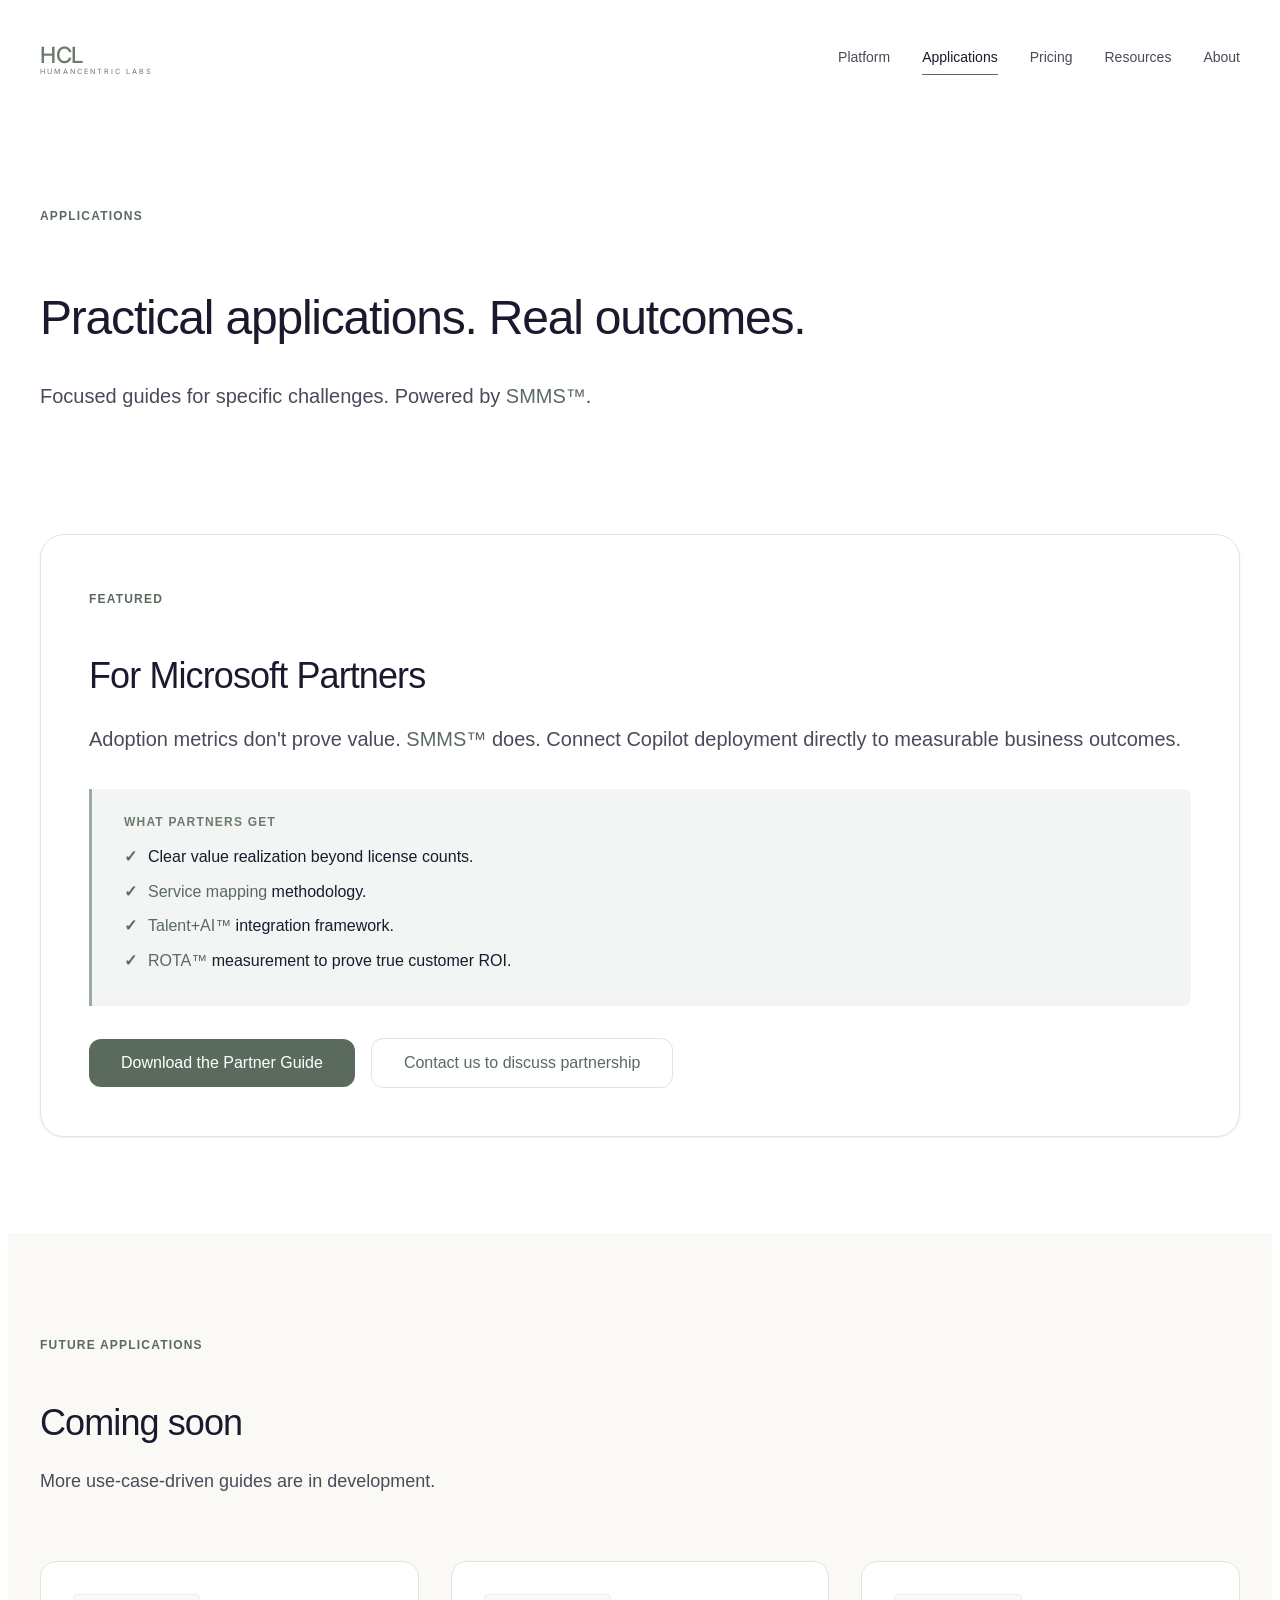
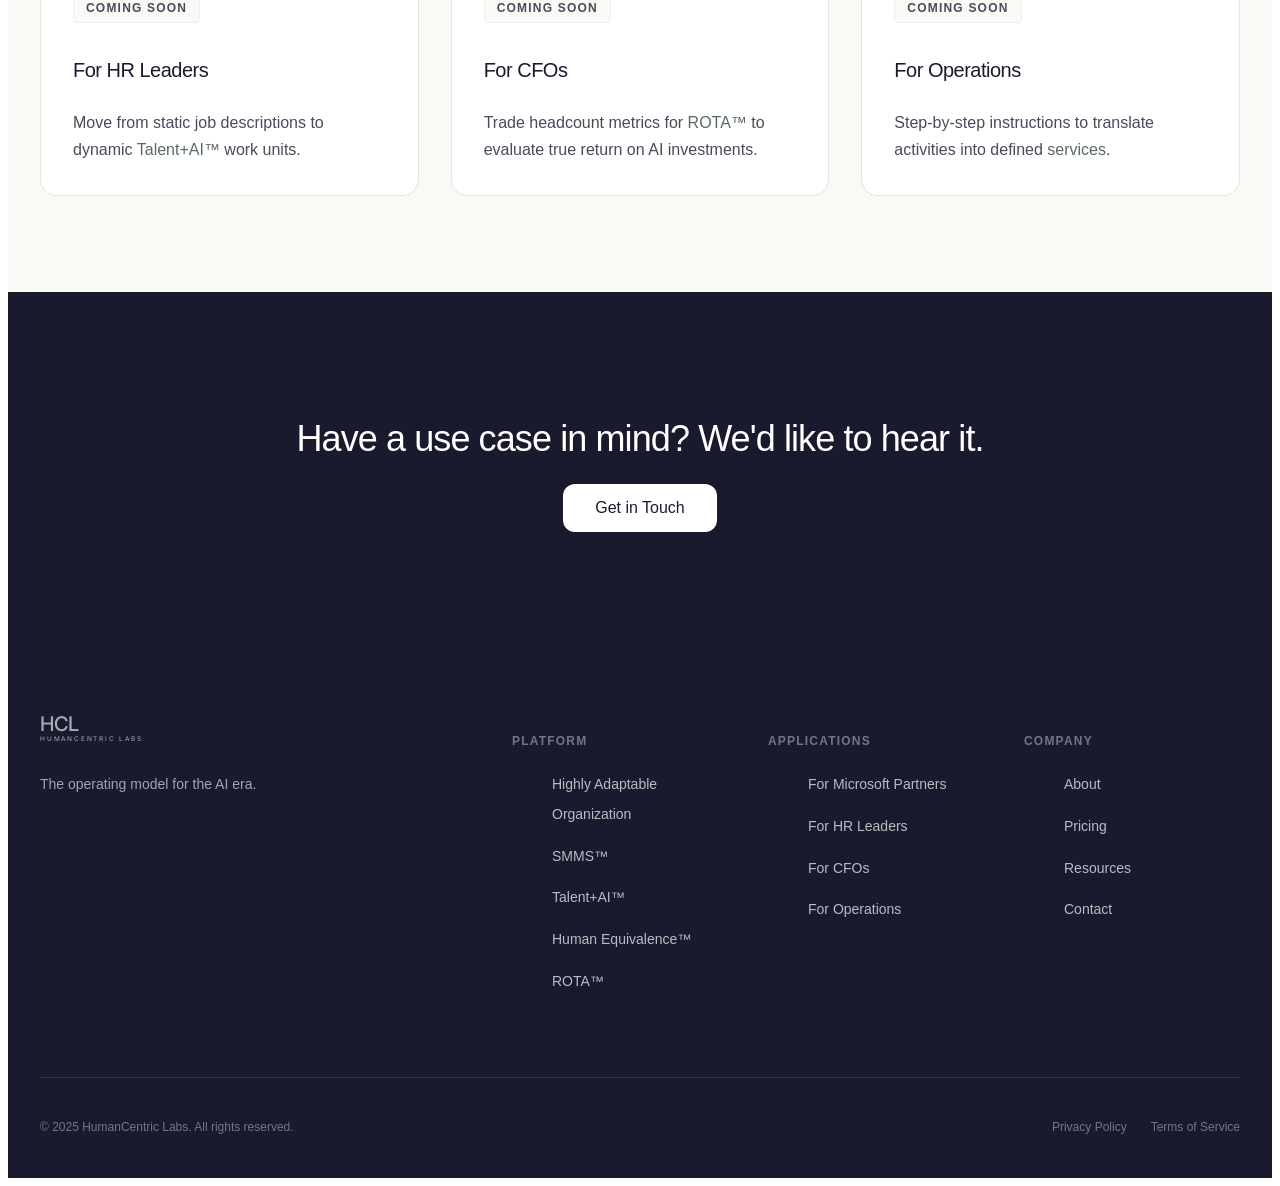
<file: application.html>
<!DOCTYPE html>
<html lang="en">
<head>
  <meta charset="UTF-8">
  <meta name="viewport" content="width=device-width, initial-scale=1.0">
  <title>Applications | HumanCentric Labs</title>
  <meta name="description" content="Practical applications of the Work Frontier. Shorter, use-case-driven guides for specific organizational challenges.">

  <!-- Fonts -->
  <link rel="preconnect" href="https://fonts.googleapis.com">
  <link rel="preconnect" href="https://fonts.gstatic.com" crossorigin>
  <link href="https://fonts.googleapis.com/css2?family=Inter:wght@400;500;600&family=Source+Serif+4:ital,wght@0,400;0,500;0,600;1,400&display=swap" rel="stylesheet">

  <!-- Styles -->
  <link rel="stylesheet" href="base.css">
  <link rel="stylesheet" href="components.css">
  <link rel="stylesheet" href="pages.css">
  <link rel="stylesheet" href="applications.css">
</head>
<body class="page-enter">

  <!-- ======== NAVIGATION ======== -->
  <nav class="nav" id="main-nav" role="navigation" aria-label="Main navigation">
    <div class="nav__inner">
      <a href="index.html" class="nav__logo" aria-label="HumanCentric Labs home">
        <svg class="logo-svg" viewBox="0 0 180 50" xmlns="http://www.w3.org/2000/svg">
          <text x="0" y="32" class="logo-text" style="font-family: 'Inter', sans-serif; font-size: 28px; font-weight: 500; letter-spacing: -0.5px;">HCL</text>
          <text x="0" y="46" class="logo-text" style="font-family: 'Inter', sans-serif; font-size: 9px; font-weight: 400; letter-spacing: 2.5px; text-transform: uppercase;">HumanCentric Labs</text>
        </svg>
      </a>

      <ul class="nav__links" id="nav-links">
        <li class="nav__item"><a href="platform.html" class="nav__link">Platform</a></li>
        <li class="nav__item"><a href="applications.html" class="nav__link is-active">Applications</a></li>
        <li class="nav__item"><a href="pricing.html" class="nav__link">Pricing</a></li>
        <li class="nav__item"><a href="resources.html" class="nav__link">Resources</a></li>
        <li class="nav__item"><a href="about.html" class="nav__link">About</a></li>
      </ul>

      <button class="nav__toggle" id="nav-toggle" aria-label="Toggle navigation" aria-expanded="false">
        <span class="nav__toggle-icon"></span>
      </button>
    </div>

    <div class="nav__mobile" id="nav-mobile">
      <a href="platform.html" class="nav__mobile-link">Platform</a>
      <a href="applications.html" class="nav__mobile-link">Applications</a>
      <a href="pricing.html" class="nav__mobile-link">Pricing</a>
      <a href="resources.html" class="nav__mobile-link">Resources</a>
      <a href="about.html" class="nav__mobile-link">About</a>
    </div>
  </nav>

  <!-- ======== HERO ======== -->
  <section class="hero hero--compact" id="applications-hero">
    <div class="container">
      <div class="reveal">
        <span class="hero__label">Applications</span>
      </div>
      <h1 class="hero__title reveal reveal-delay-1">
        Practical applications. Real outcomes.
      </h1>
      <p class="hero__subtitle reveal reveal-delay-2">
        Focused guides for specific challenges. Powered by <a href="platform.html#smms">SMMS™</a>.
      </p>
    </div>
  </section>

  <!-- ======== FEATURED APPLICATION ======== -->
  <section class="section" id="featured-application">
    <div class="container">
      <div class="featured-app-card reveal">
        <div class="featured-app-card__content">
          <span class="section__label">Featured</span>
          <h2>For Microsoft Partners</h2>
          <p class="featured-app-card__lead">
            Adoption metrics don't prove value. <a href="platform.html#smms">SMMS™</a> does. Connect Copilot deployment directly to measurable business outcomes.
          </p>
          <div class="insight" style="margin: var(--space-8) 0;">
            <div class="insight__label">What partners get</div>
            <ul class="insight__list">
              <li>Clear value realization beyond license counts.</li>
              <li><a href="platform.html#services">Service mapping</a> methodology.</li>
              <li><a href="platform.html#talent-ai">Talent+AI™</a> integration framework.</li>
              <li><a href="platform.html#rota">ROTA™</a> measurement to prove true customer ROI.</li>
            </ul>
          </div>
          <div class="featured-app-card__actions">
            <a href="#" class="btn btn--primary btn--lg">Download the Partner Guide</a>
            <a href="mailto:michaelgrove@humancentriclabs.io" class="btn btn--secondary btn--lg">Contact us to discuss partnership</a>
          </div>
        </div>
      </div>
    </div>
  </section>

  <!-- ======== COMING SOON ======== -->
  <section class="section section--warm" id="coming-soon">
    <div class="container">
      <div class="section__header reveal">
        <span class="section__label">Future applications</span>
        <h2>Coming soon</h2>
        <p>
          More use-case-driven guides are in development.
        </p>
      </div>

      <div class="app-grid reveal reveal-delay-1">
        <div class="app-card">
          <span class="app-card__badge">Coming soon</span>
          <h3 class="app-card__title">For HR Leaders</h3>
          <p class="app-card__text">
            Move from static job descriptions to dynamic <a href="platform.html#talent-ai">Talent+AI™</a> work units.
          </p>
        </div>

        <div class="app-card">
          <span class="app-card__badge">Coming soon</span>
          <h3 class="app-card__title">For CFOs</h3>
          <p class="app-card__text">
            Trade headcount metrics for <a href="platform.html#rota">ROTA™</a> to evaluate true return on AI investments.
          </p>
        </div>

        <div class="app-card">
          <span class="app-card__badge">Coming soon</span>
          <h3 class="app-card__title">For Operations</h3>
          <p class="app-card__text">
            Step-by-step instructions to translate activities into defined <a href="platform.html#services">services</a>.
          </p>
        </div>
      </div>
    </div>
  </section>

  <!-- ======== CTA ======== -->
  <section class="cta-section cta-section--dark" id="applications-cta">
    <div class="container">
      <div class="reveal">
        <h2 class="cta-section__title">
          Have a use case in mind? We'd like to hear it.
        </h2>
        <div class="hero__actions" style="justify-content: center;">
          <a href="mailto:michaelgrove@humancentriclabs.io" class="btn btn--inverse btn--lg">Get in Touch</a>
        </div>
      </div>
    </div>
  </section>

  <!-- ======== FOOTER ======== -->
  <footer class="footer" id="site-footer">
    <div class="container">
      <div class="footer__grid">
        <div class="footer__brand">
          <svg class="logo-svg logo-svg--footer" viewBox="0 0 180 50" xmlns="http://www.w3.org/2000/svg">
            <text x="0" y="32" class="logo-text" style="font-family: 'Inter', sans-serif; font-size: 28px; font-weight: 500; letter-spacing: -0.5px;">HCL</text>
            <text x="0" y="46" class="logo-text" style="font-family: 'Inter', sans-serif; font-size: 9px; font-weight: 400; letter-spacing: 2.5px; text-transform: uppercase;">HumanCentric Labs</text>
          </svg>
          <p class="footer__brand-text">
            The operating model for the AI era.
          </p>
        </div>

        <div>
          <h6 class="footer__heading">Platform</h6>
          <ul class="footer__links">
            <li><a href="platform.html#hao" class="footer__link">Highly Adaptable Organization</a></li>
            <li><a href="platform.html#smms" class="footer__link">SMMS™</a></li>
            <li><a href="platform.html#talent-ai" class="footer__link">Talent+AI™</a></li>
            <li><a href="platform.html#human-equivalence" class="footer__link">Human Equivalence™</a></li>
            <li><a href="platform.html#rota" class="footer__link">ROTA™</a></li>
          </ul>
        </div>

        <div>
          <h6 class="footer__heading">Applications</h6>
          <ul class="footer__links">
            <li><a href="applications.html" class="footer__link">For Microsoft Partners</a></li>
            <li><a href="applications.html#coming-soon" class="footer__link">For HR Leaders</a></li>
            <li><a href="applications.html#coming-soon" class="footer__link">For CFOs</a></li>
            <li><a href="applications.html#coming-soon" class="footer__link">For Operations</a></li>
          </ul>
        </div>

        <div>
          <h6 class="footer__heading">Company</h6>
          <ul class="footer__links">
            <li><a href="about.html" class="footer__link">About</a></li>
            <li><a href="pricing.html" class="footer__link">Pricing</a></li>
            <li><a href="resources.html" class="footer__link">Resources</a></li>
            <li><a href="mailto:michaelgrove@humancentriclabs.io" class="footer__link">Contact</a></li>
          </ul>
        </div>
      </div>

      <div class="footer__bottom">
        <span class="footer__copyright">© 2025 HumanCentric Labs. All rights reserved.</span>
        <div class="footer__legal">
          <a href="#">Privacy Policy</a>
          <a href="#">Terms of Service</a>
        </div>
      </div>
    </div>
  </footer>

  <script src="main.js"></script>
</body>
</html>
</file>
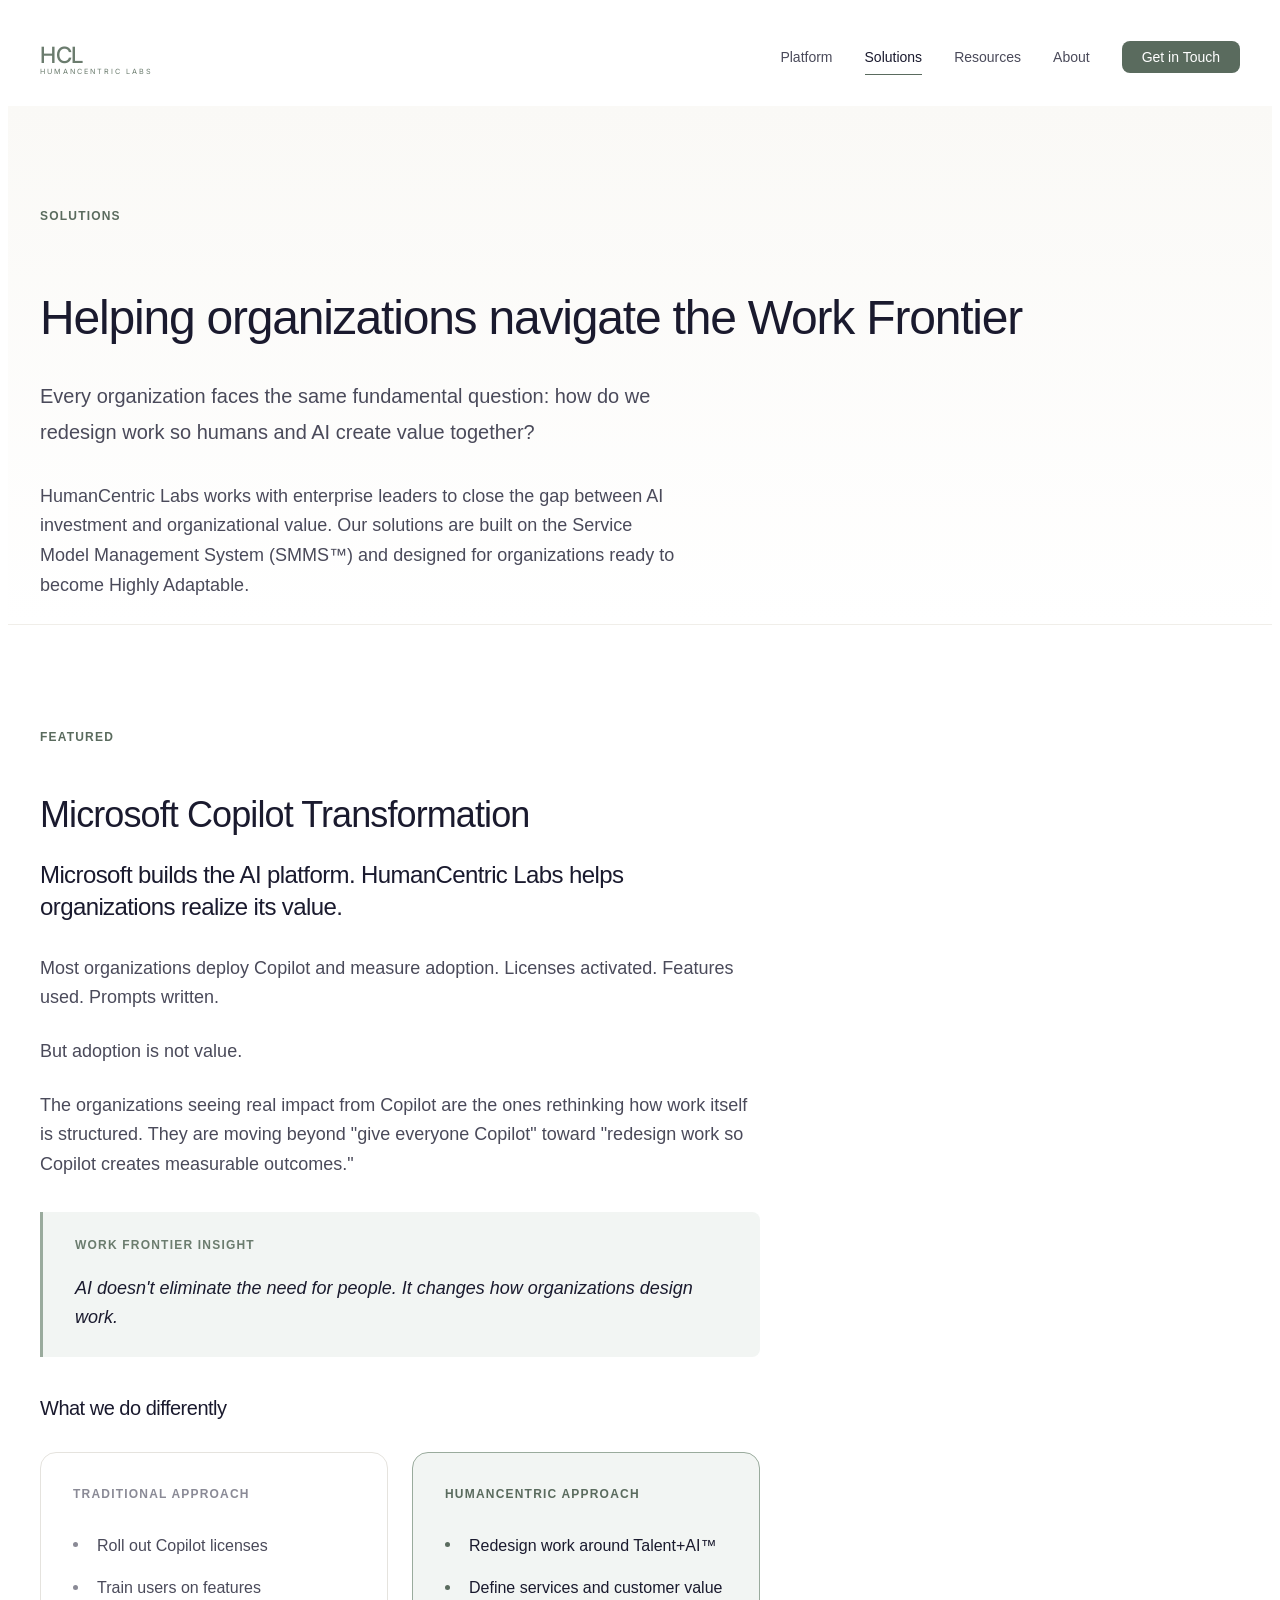
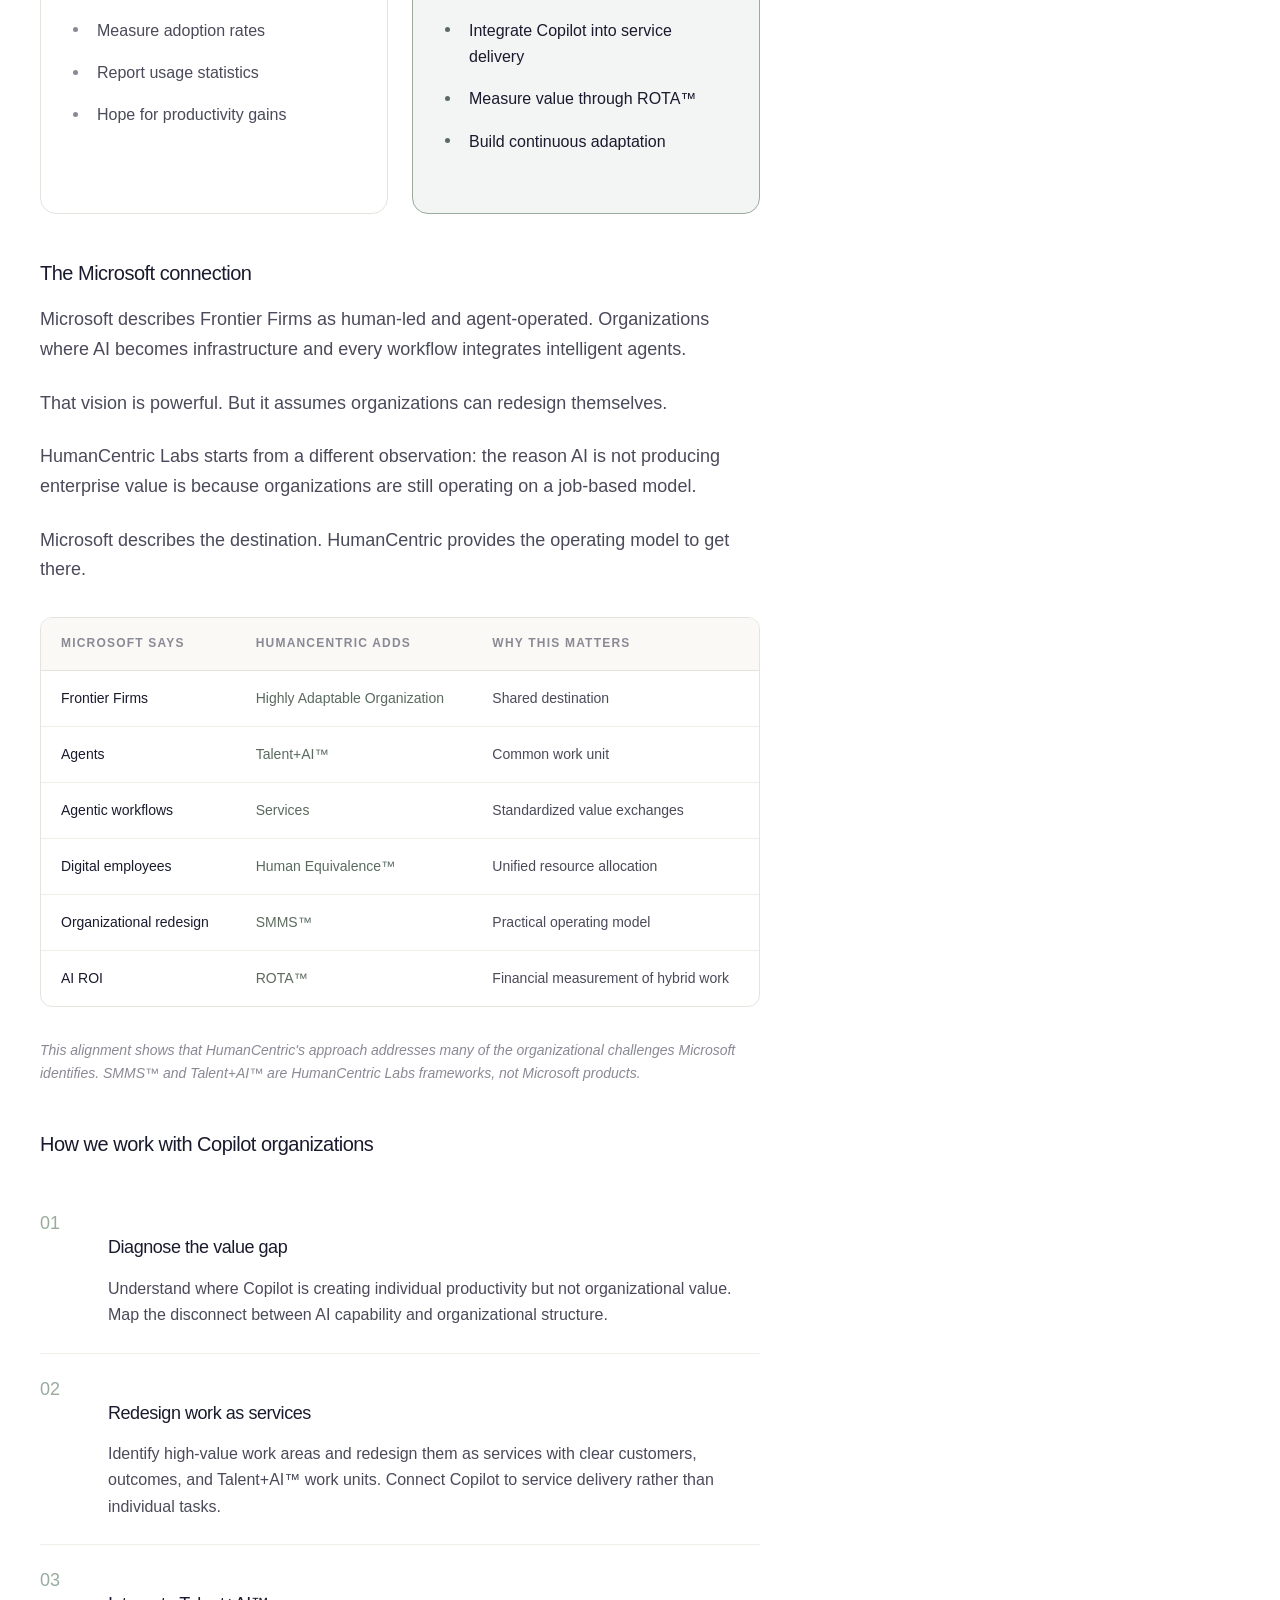
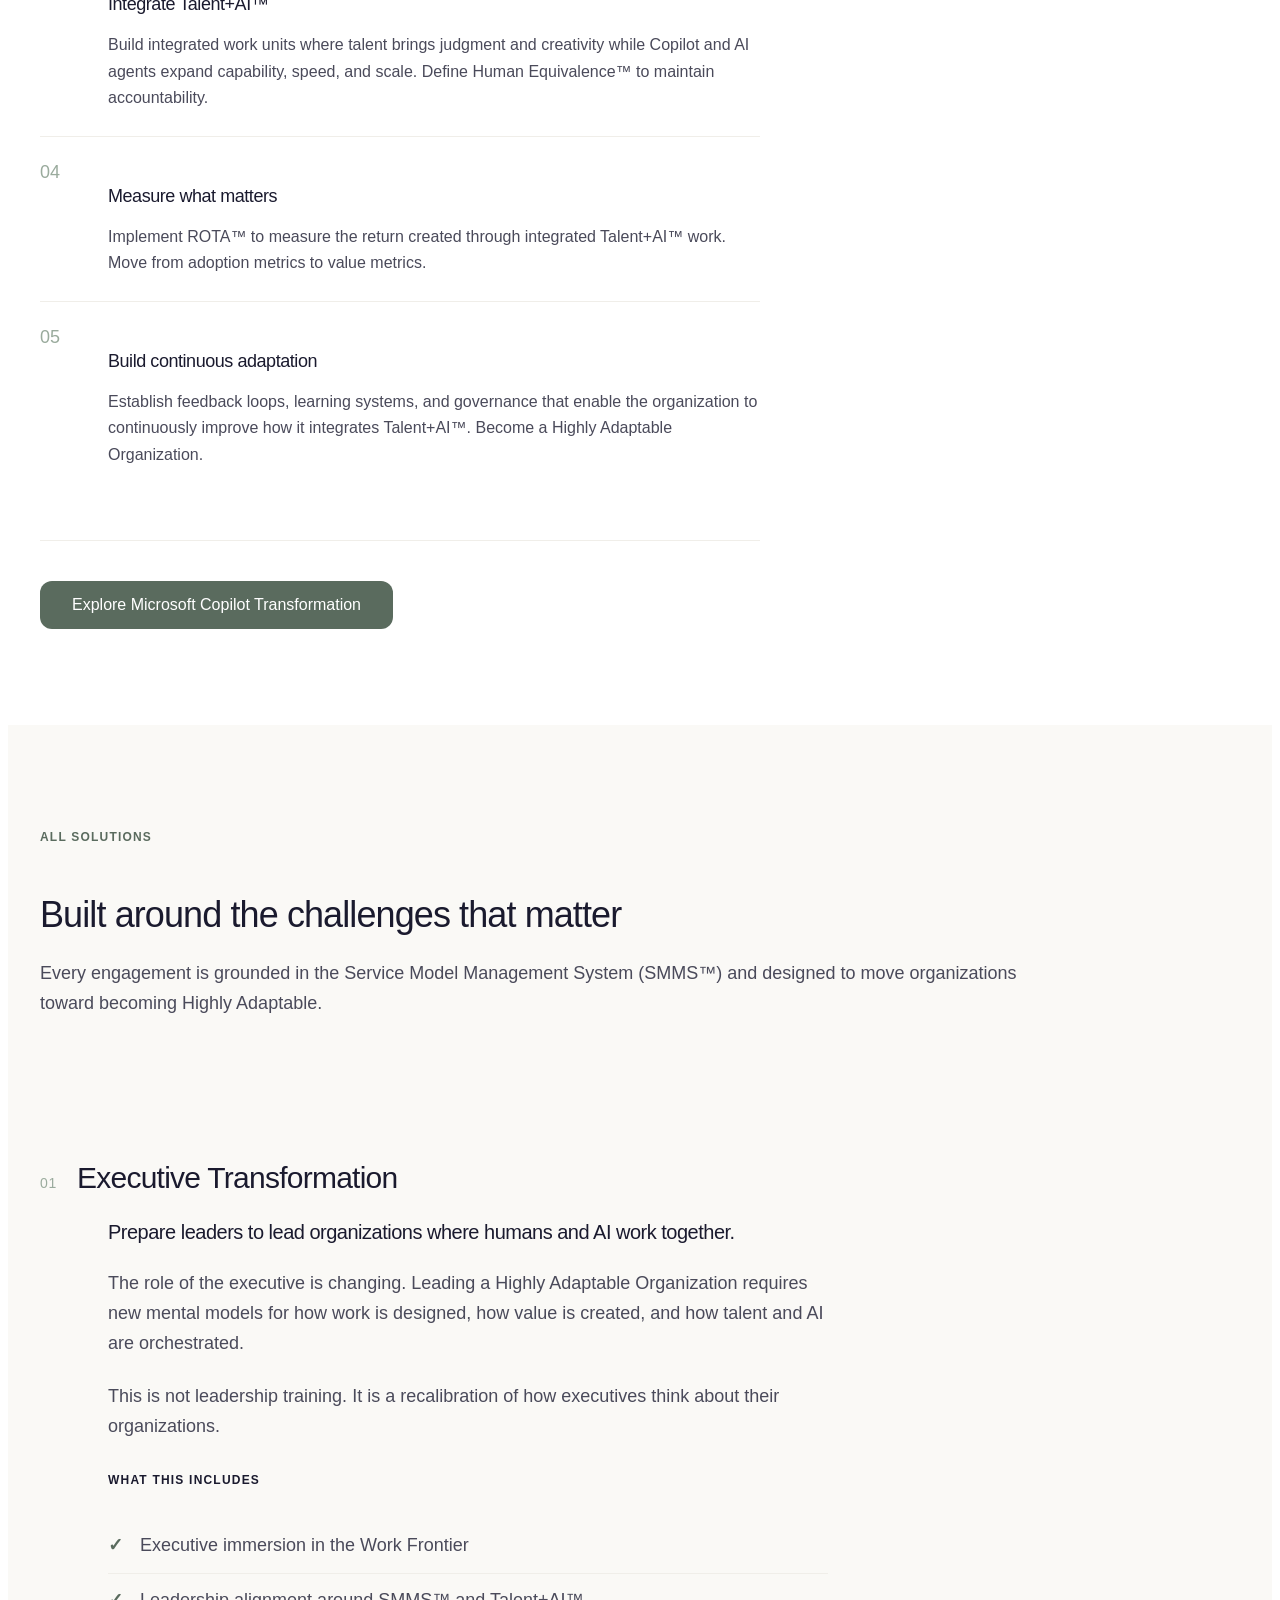
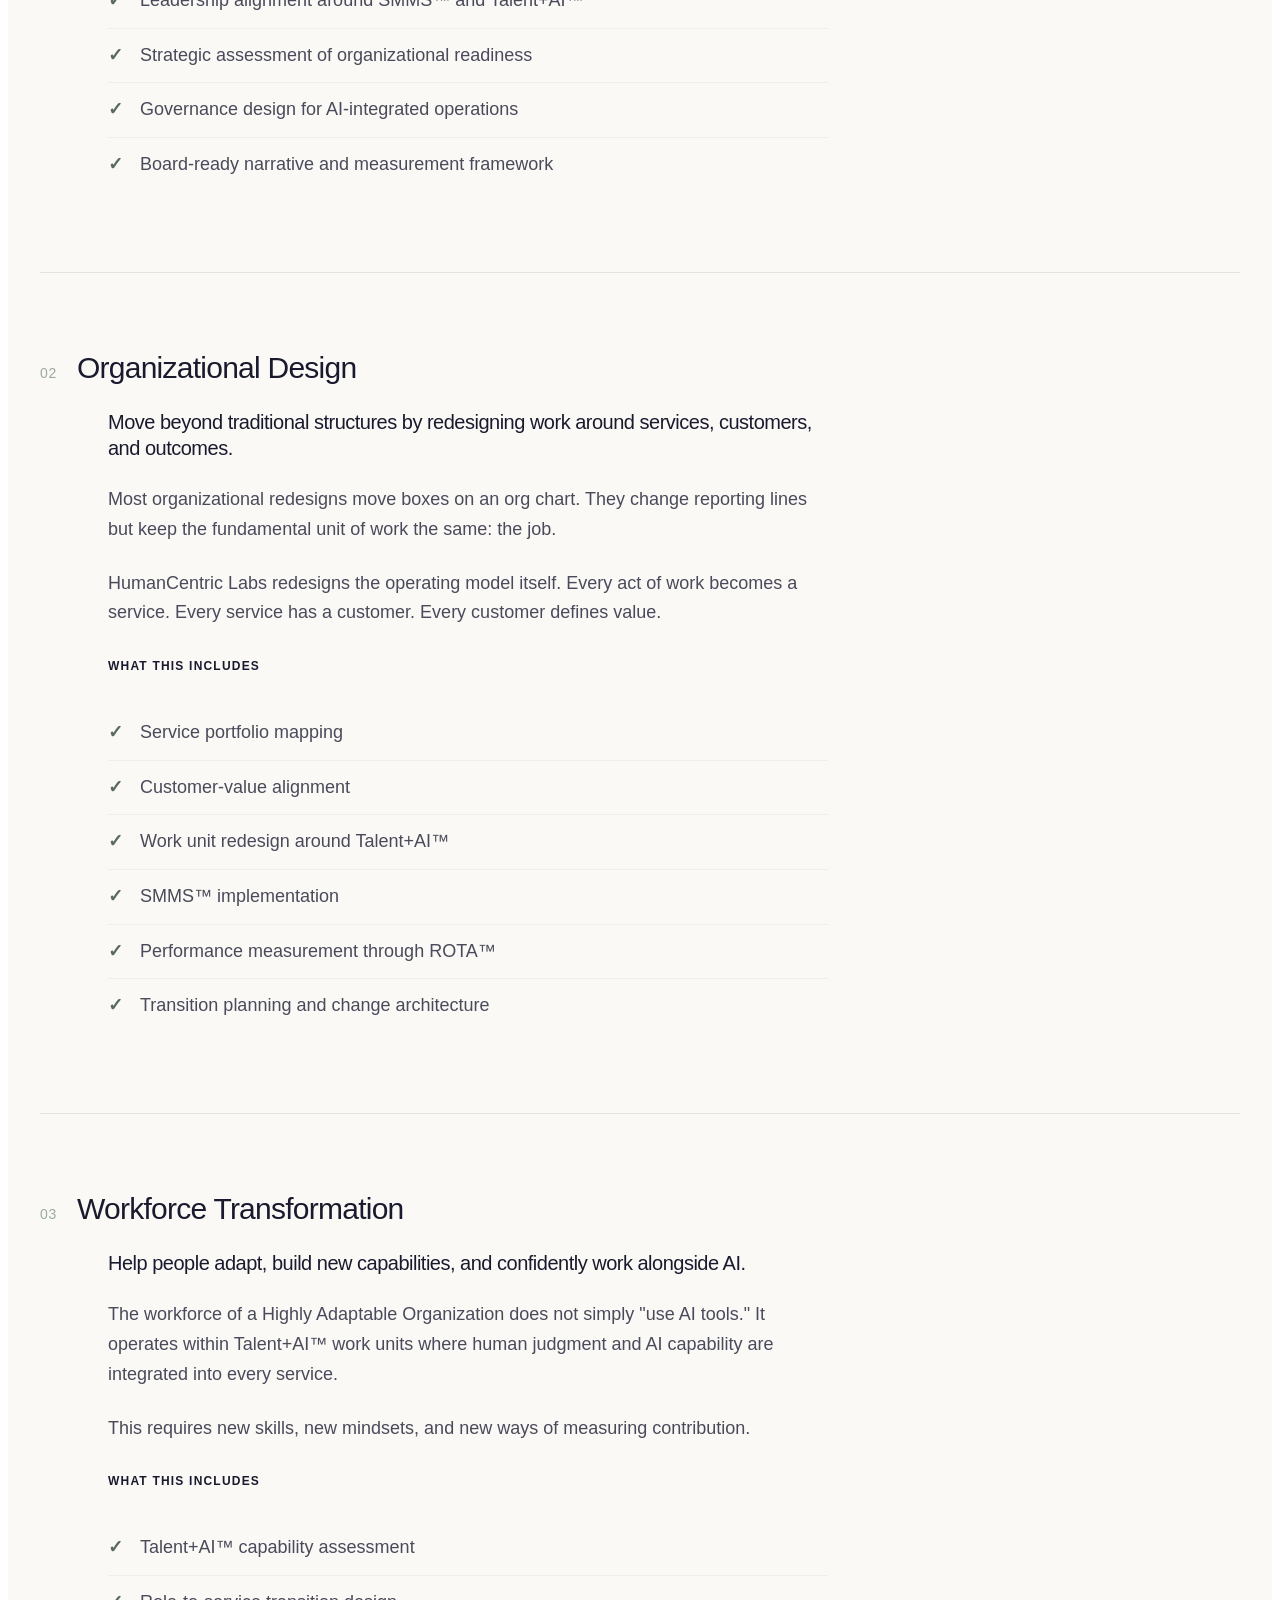
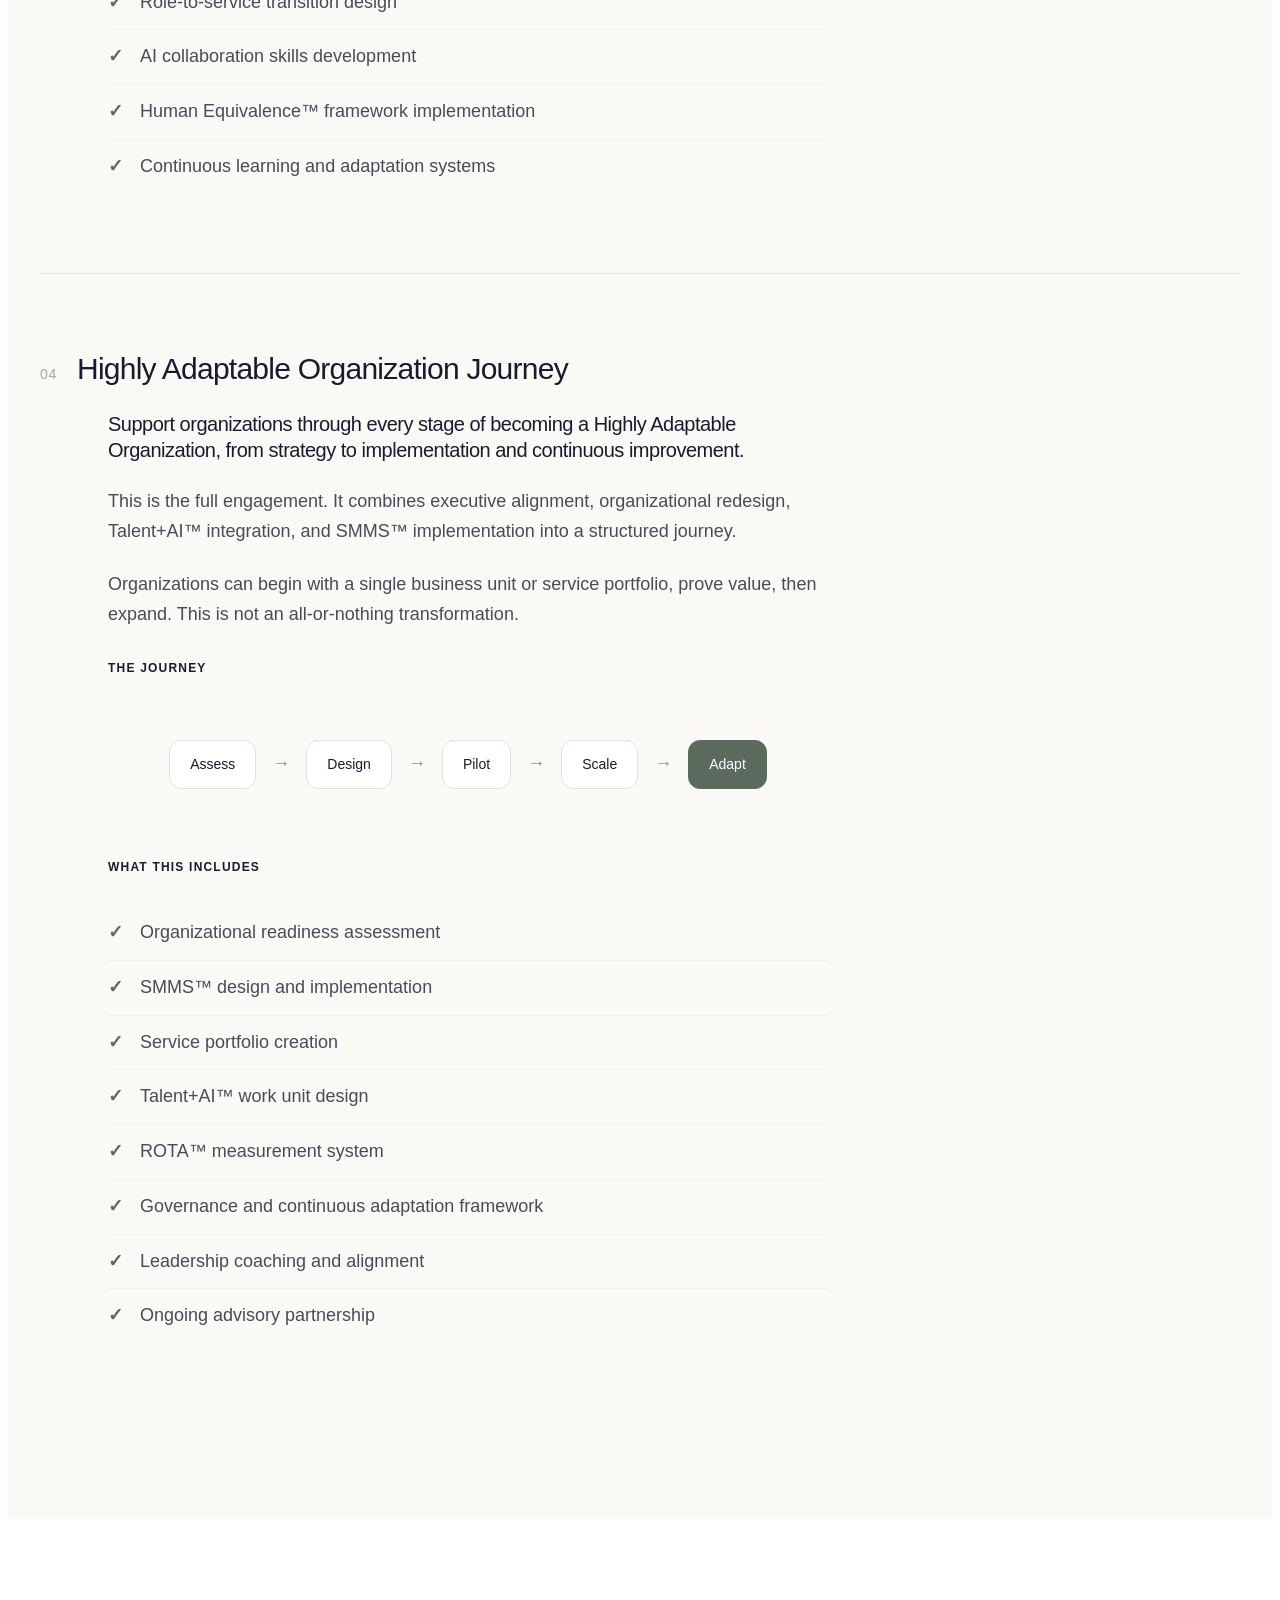
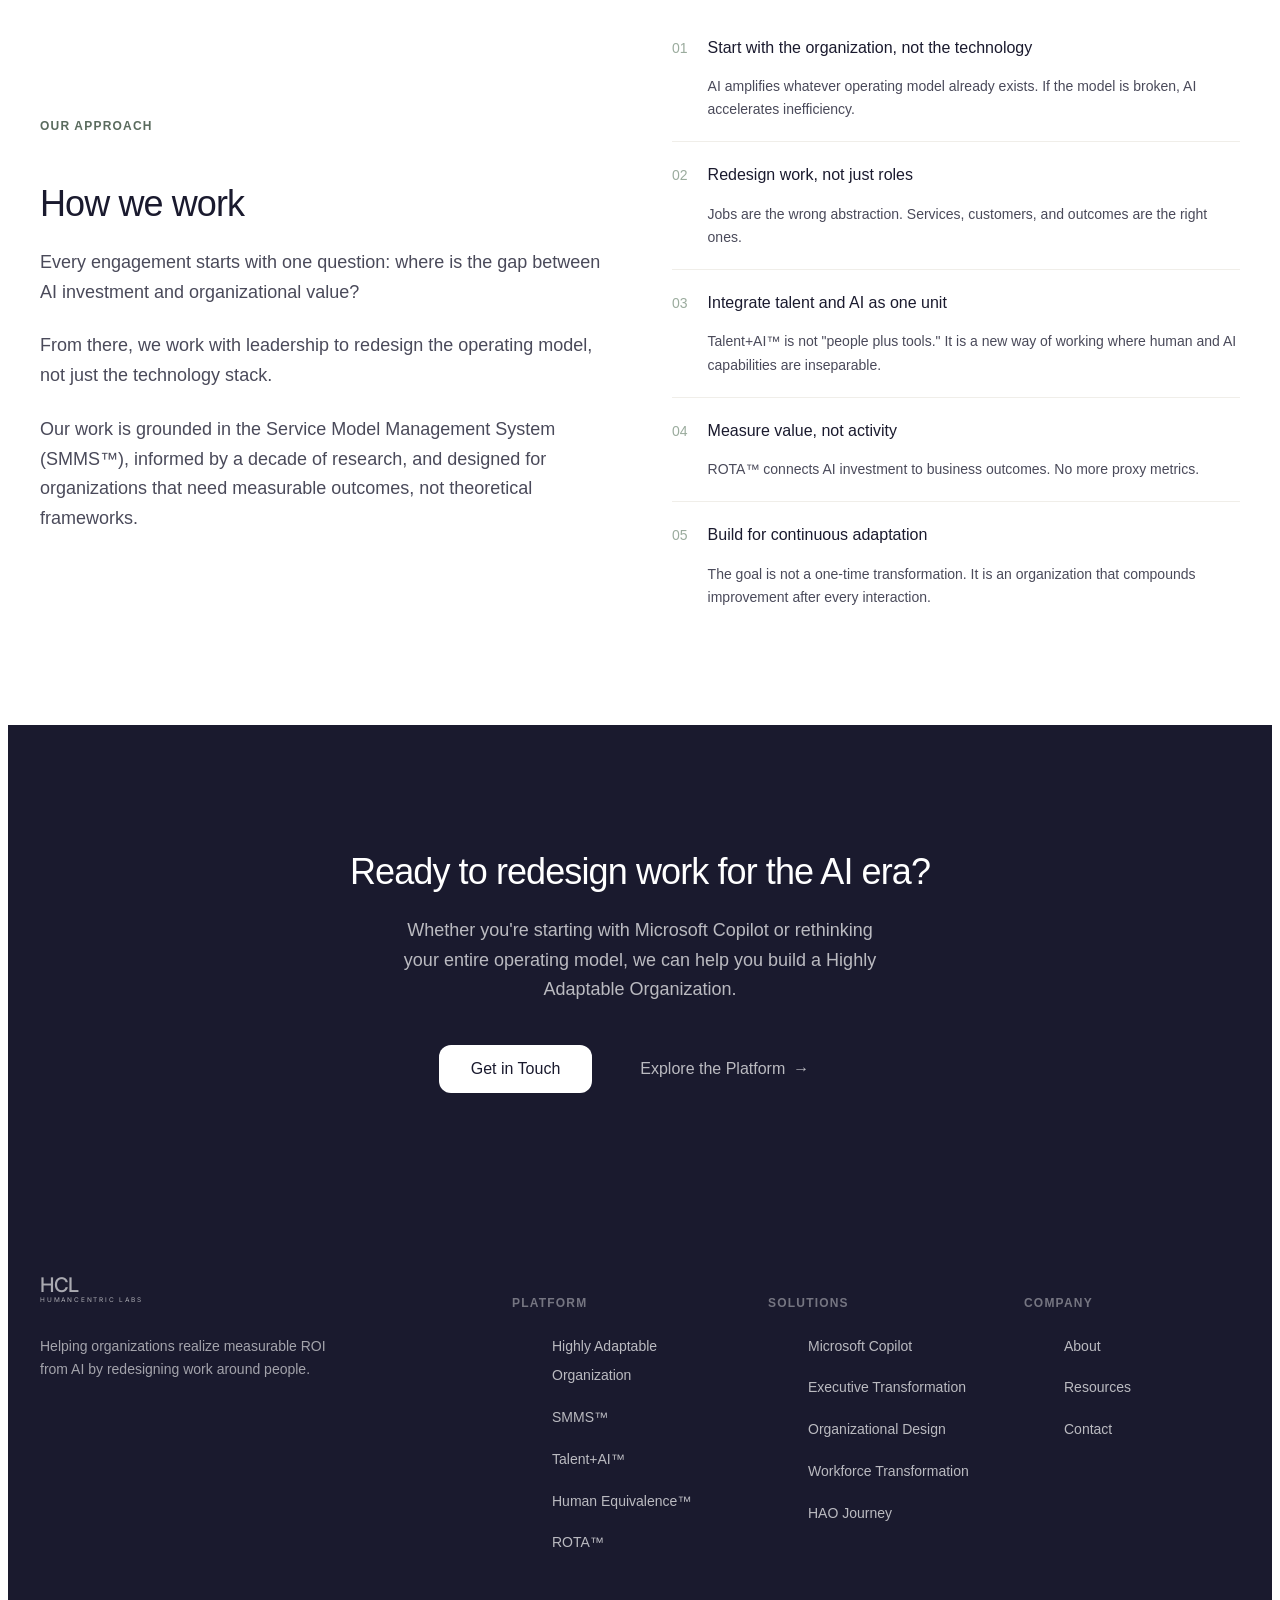
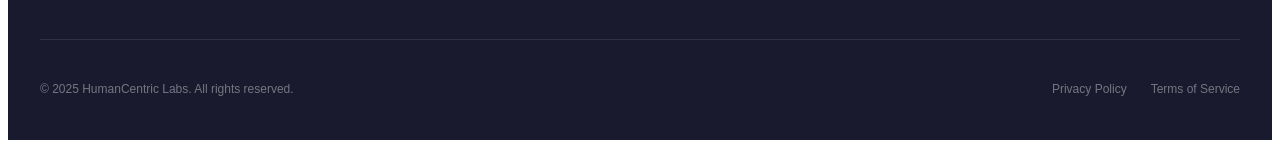
<file: solutions.html>
<!DOCTYPE html>
<html lang="en">
<head>
  <meta charset="UTF-8">
  <meta name="viewport" content="width=device-width, initial-scale=1.0">
  <title>Solutions | HumanCentric Labs</title>
  <meta name="description" content="HumanCentric Labs helps organizations navigate the Work Frontier through Microsoft Copilot transformation, executive leadership, organizational design, and Talent+AI integration.">
  <meta property="og:title" content="Solutions | HumanCentric Labs">
  <meta property="og:description" content="Helping organizations navigate the Work Frontier.">
  <meta property="og:type" content="website">
  <!-- Fonts -->
  <link rel="preconnect" href="https://fonts.googleapis.com">
  <link rel="preconnect" href="https://fonts.gstatic.com" crossorigin>
  <link href="https://fonts.googleapis.com/css2?family=Inter:wght@400;500;600&family=Source+Serif+4:ital,wght@0,400;0,500;0,600;1,400&display=swap" rel="stylesheet">
  <!-- Styles -->
  <link rel="stylesheet" href="base.css">
  <link rel="stylesheet" href="components.css">
  <link rel="stylesheet" href="pages.css">
  <link rel="stylesheet" href="solutions.css">
</head>
<body class="page-enter">
  <!-- ======== NAVIGATION ======== -->
  <nav class="nav" id="main-nav" role="navigation" aria-label="Main navigation">
    <div class="nav__inner">
      <a href="index.html" class="nav__logo" aria-label="HumanCentric Labs home">
        <svg class="logo-svg" viewBox="0 0 180 50" xmlns="http://www.w3.org/2000/svg">
          <text x="0" y="32" class="logo-text" style="font-family: 'Inter', sans-serif; font-size: 28px; font-weight: 500; letter-spacing: -0.5px;">HCL</text>
          <text x="0" y="46" class="logo-text" style="font-family: 'Inter', sans-serif; font-size: 9px; font-weight: 400; letter-spacing: 2.5px; text-transform: uppercase;">HumanCentric Labs</text>
        </svg>
      </a>
      <ul class="nav__links" id="nav-links">
        <li class="nav__item">
          <a href="platform.html" class="nav__link">Platform</a>
          <div class="nav__dropdown">
            <a href="platform.html#hao" class="nav__dropdown-link">Highly Adaptable Organization</a>
            <a href="platform.html#smms" class="nav__dropdown-link">SMMS™</a>
            <a href="platform.html#talent-ai" class="nav__dropdown-link">Talent+AI™</a>
            <a href="platform.html#human-equivalence" class="nav__dropdown-link">Human Equivalence™</a>
            <a href="platform.html#rota" class="nav__dropdown-link">ROTA™</a>
          </div>
        </li>
        <li class="nav__item">
          <a href="solutions.html" class="nav__link is-active">Solutions</a>
        </li>
        <li class="nav__item">
          <a href="resources.html" class="nav__link">Resources</a>
        </li>
        <li class="nav__item">
          <a href="about.html" class="nav__link">About</a>
        </li>
        <li>
          <a href="contact.html" class="nav__cta">Get in Touch</a>
        </li>
      </ul>
      <button class="nav__toggle" id="nav-toggle" aria-label="Toggle navigation" aria-expanded="false">
        <span class="nav__toggle-icon"></span>
      </button>
    </div>
    <div class="nav__mobile" id="nav-mobile">
      <a href="index.html" class="nav__mobile-link">Home</a>
      <a href="platform.html" class="nav__mobile-link">Platform</a>
      <a href="solutions.html" class="nav__mobile-link">Solutions</a>
      <a href="resources.html" class="nav__mobile-link">Resources</a>
      <a href="about.html" class="nav__mobile-link">About</a>
      <a href="contact.html" class="nav__mobile-link">Contact</a>
    </div>
  </nav>
  <!-- ======== HERO ======== -->
  <section class="hero hero--compact solutions-hero" id="solutions-hero">
    <div class="container">
      <div class="reveal">
        <span class="hero__label">Solutions</span>
      </div>
      <h1 class="hero__title reveal reveal-delay-1">
        Helping organizations navigate the Work Frontier
      </h1>
      <p class="hero__subtitle reveal reveal-delay-2">
        Every organization faces the same fundamental question: how do we redesign work so humans and AI create value together?
      </p>
      <p class="hero__body reveal reveal-delay-3">
        HumanCentric Labs works with enterprise leaders to close the gap between AI investment and organizational value. Our solutions are built on the Service Model Management System (SMMS™) and designed for organizations ready to become Highly Adaptable.
      </p>
    </div>
  </section>
  <!-- ======== FEATURED: MICROSOFT COPILOT ======== -->
  <section class="section solutions-featured" id="microsoft">
    <div class="container">
      <div class="featured-solution reveal">
        <div class="featured-solution__content">
          <span class="section__label">Featured</span>
          <h2>Microsoft Copilot Transformation</h2>
          <p class="featured-solution__lead">
            Microsoft builds the AI platform. HumanCentric Labs helps organizations realize its value.
          </p>
          <p>
            Most organizations deploy Copilot and measure adoption. Licenses activated. Features used. Prompts written.
          </p>
          <p>
            But adoption is not value.
          </p>
          <p>
            The organizations seeing real impact from Copilot are the ones rethinking how work itself is structured. They are moving beyond "give everyone Copilot" toward "redesign work so Copilot creates measurable outcomes."
          </p>
          <div class="insight" style="margin: var(--space-8) 0;">
            <div class="insight__label">Work Frontier Insight</div>
            <p class="insight__text">
              AI doesn't eliminate the need for people. It changes how organizations design work.
            </p>
          </div>
          <h3 style="font-size: var(--text-xl); margin-top: var(--space-10);">What we do differently</h3>
          <div class="diff-grid">
            <div class="diff-card">
              <div class="diff-card__label">Traditional approach</div>
              <ul class="diff-card__list">
                <li>Roll out Copilot licenses</li>
                <li>Train users on features</li>
                <li>Measure adoption rates</li>
                <li>Report usage statistics</li>
                <li>Hope for productivity gains</li>
              </ul>
            </div>
            <div class="diff-card diff-card--highlight">
              <div class="diff-card__label">HumanCentric approach</div>
              <ul class="diff-card__list">
                <li>Redesign work around Talent+AI™</li>
                <li>Define services and customer value</li>
                <li>Integrate Copilot into service delivery</li>
                <li>Measure value through ROTA™</li>
                <li>Build continuous adaptation</li>
              </ul>
            </div>
          </div>
          <h3 style="font-size: var(--text-xl); margin-top: var(--space-12);">The Microsoft connection</h3>
          <p>
            Microsoft describes Frontier Firms as human-led and agent-operated. Organizations where AI becomes infrastructure and every workflow integrates intelligent agents.
          </p>
          <p>
            That vision is powerful. But it assumes organizations can redesign themselves.
          </p>
          <p>
            HumanCentric Labs starts from a different observation: the reason AI is not producing enterprise value is because organizations are still operating on a job-based model.
          </p>
          <p>
            Microsoft describes the destination. HumanCentric provides the operating model to get there.
          </p>
          <div class="alignment-table-wrap">
            <table class="alignment-table">
              <thead>
                <tr>
                  <th>Microsoft says</th>
                  <th>HumanCentric adds</th>
                  <th>Why this matters</th>
                </tr>
              </thead>
              <tbody>
                <tr>
                  <td>Frontier Firms</td>
                  <td>Highly Adaptable Organization</td>
                  <td>Shared destination</td>
                </tr>
                <tr>
                  <td>Agents</td>
                  <td>Talent+AI™</td>
                  <td>Common work unit</td>
                </tr>
                <tr>
                  <td>Agentic workflows</td>
                  <td>Services</td>
                  <td>Standardized value exchanges</td>
                </tr>
                <tr>
                  <td>Digital employees</td>
                  <td>Human Equivalence™</td>
                  <td>Unified resource allocation</td>
                </tr>
                <tr>
                  <td>Organizational redesign</td>
                  <td>SMMS™</td>
                  <td>Practical operating model</td>
                </tr>
                <tr>
                  <td>AI ROI</td>
                  <td>ROTA™</td>
                  <td>Financial measurement of hybrid work</td>
                </tr>
              </tbody>
            </table>
          </div>
          <p class="alignment-note">
            This alignment shows that HumanCentric's approach addresses many of the organizational challenges Microsoft identifies. SMMS™ and Talent+AI™ are HumanCentric Labs frameworks, not Microsoft products.
          </p>
          <h3 style="font-size: var(--text-xl); margin-top: var(--space-12);">How we work with Copilot organizations</h3>
          <div class="phase-list">
            <div class="phase-item">
              <div class="phase-item__number">01</div>
              <div class="phase-item__content">
                <h4 class="phase-item__title">Diagnose the value gap</h4>
                <p class="phase-item__text">
                  Understand where Copilot is creating individual productivity but not organizational value. Map the disconnect between AI capability and organizational structure.
                </p>
              </div>
            </div>
            <div class="phase-item">
              <div class="phase-item__number">02</div>
              <div class="phase-item__content">
                <h4 class="phase-item__title">Redesign work as services</h4>
                <p class="phase-item__text">
                  Identify high-value work areas and redesign them as services with clear customers, outcomes, and Talent+AI™ work units. Connect Copilot to service delivery rather than individual tasks.
                </p>
              </div>
            </div>
            <div class="phase-item">
              <div class="phase-item__number">03</div>
              <div class="phase-item__content">
                <h4 class="phase-item__title">Integrate Talent+AI™</h4>
                <p class="phase-item__text">
                  Build integrated work units where talent brings judgment and creativity while Copilot and AI agents expand capability, speed, and scale. Define Human Equivalence™ to maintain accountability.
                </p>
              </div>
            </div>
            <div class="phase-item">
              <div class="phase-item__number">04</div>
              <div class="phase-item__content">
                <h4 class="phase-item__title">Measure what matters</h4>
                <p class="phase-item__text">
                  Implement ROTA™ to measure the return created through integrated Talent+AI™ work. Move from adoption metrics to value metrics.
                </p>
              </div>
            </div>
            <div class="phase-item">
              <div class="phase-item__number">05</div>
              <div class="phase-item__content">
                <h4 class="phase-item__title">Build continuous adaptation</h4>
                <p class="phase-item__text">
                  Establish feedback loops, learning systems, and governance that enable the organization to continuously improve how it integrates Talent+AI™. Become a Highly Adaptable Organization.
                </p>
              </div>
            </div>
          </div>
          <div class="featured-solution__cta">
            <a href="/contact.html" class="btn btn--primary btn--lg" id="cta-microsoft">Explore Microsoft Copilot Transformation</a>
          </div>
        </div>
      </div>
    </div>
  </section>
  <!-- ======== ALL SOLUTIONS ======== -->
  <section class="section section--warm" id="all-solutions">
    <div class="container">
      <div class="section__header reveal">
        <span class="section__label">All solutions</span>
        <h2>Built around the challenges that matter</h2>
        <p>
          Every engagement is grounded in the Service Model Management System (SMMS™) and designed to move organizations toward becoming Highly Adaptable.
        </p>
      </div>
      <div class="solutions-grid reveal reveal-delay-1">
        <!-- Executive Transformation -->
        <div class="solution-detail" id="executive">
          <div class="solution-detail__header">
            <span class="solution-detail__number">01</span>
            <h3 class="solution-detail__title">Executive Transformation</h3>
          </div>
          <div class="solution-detail__body">
            <p class="solution-detail__lead">
              Prepare leaders to lead organizations where humans and AI work together.
            </p>
            <p>
              The role of the executive is changing. Leading a Highly Adaptable Organization requires new mental models for how work is designed, how value is created, and how talent and AI are orchestrated.
            </p>
            <p>
              This is not leadership training. It is a recalibration of how executives think about their organizations.
            </p>
            <h4 class="solution-detail__subhead">What this includes</h4>
            <ul class="approach-list">
              <li>Executive immersion in the Work Frontier</li>
              <li>Leadership alignment around SMMS™ and Talent+AI™</li>
              <li>Strategic assessment of organizational readiness</li>
              <li>Governance design for AI-integrated operations</li>
              <li>Board-ready narrative and measurement framework</li>
            </ul>
          </div>
        </div>
        <!-- Organizational Design -->
        <div class="solution-detail" id="org-design">
          <div class="solution-detail__header">
            <span class="solution-detail__number">02</span>
            <h3 class="solution-detail__title">Organizational Design</h3>
          </div>
          <div class="solution-detail__body">
            <p class="solution-detail__lead">
              Move beyond traditional structures by redesigning work around services, customers, and outcomes.
            </p>
            <p>
              Most organizational redesigns move boxes on an org chart. They change reporting lines but keep the fundamental unit of work the same: the job.
            </p>
            <p>
              HumanCentric Labs redesigns the operating model itself. Every act of work becomes a service. Every service has a customer. Every customer defines value.
            </p>
            <h4 class="solution-detail__subhead">What this includes</h4>
            <ul class="approach-list">
              <li>Service portfolio mapping</li>
              <li>Customer-value alignment</li>
              <li>Work unit redesign around Talent+AI™</li>
              <li>SMMS™ implementation</li>
              <li>Performance measurement through ROTA™</li>
              <li>Transition planning and change architecture</li>
            </ul>
          </div>
        </div>
        <!-- Workforce Transformation -->
        <div class="solution-detail" id="workforce">
          <div class="solution-detail__header">
            <span class="solution-detail__number">03</span>
            <h3 class="solution-detail__title">Workforce Transformation</h3>
          </div>
          <div class="solution-detail__body">
            <p class="solution-detail__lead">
              Help people adapt, build new capabilities, and confidently work alongside AI.
            </p>
            <p>
              The workforce of a Highly Adaptable Organization does not simply "use AI tools." It operates within Talent+AI™ work units where human judgment and AI capability are integrated into every service.
            </p>
            <p>
              This requires new skills, new mindsets, and new ways of measuring contribution.
            </p>
            <h4 class="solution-detail__subhead">What this includes</h4>
            <ul class="approach-list">
              <li>Talent+AI™ capability assessment</li>
              <li>Role-to-service transition design</li>
              <li>AI collaboration skills development</li>
              <li>Human Equivalence™ framework implementation</li>
              <li>Continuous learning and adaptation systems</li>
            </ul>
          </div>
        </div>
        <!-- HAO Journey -->
        <div class="solution-detail" id="hao-journey">
          <div class="solution-detail__header">
            <span class="solution-detail__number">04</span>
            <h3 class="solution-detail__title">Highly Adaptable Organization Journey</h3>
          </div>
          <div class="solution-detail__body">
            <p class="solution-detail__lead">
              Support organizations through every stage of becoming a Highly Adaptable Organization, from strategy to implementation and continuous improvement.
            </p>
            <p>
              This is the full engagement. It combines executive alignment, organizational redesign, Talent+AI™ integration, and SMMS™ implementation into a structured journey.
            </p>
            <p>
              Organizations can begin with a single business unit or service portfolio, prove value, then expand. This is not an all-or-nothing transformation.
            </p>
            <h4 class="solution-detail__subhead">The journey</h4>
            <div class="flow" style="margin-top: var(--space-6);">
              <span class="flow__step">Assess</span>
              <span class="flow__arrow">→</span>
              <span class="flow__step">Design</span>
              <span class="flow__arrow">→</span>
              <span class="flow__step">Pilot</span>
              <span class="flow__arrow">→</span>
              <span class="flow__step">Scale</span>
              <span class="flow__arrow">→</span>
              <span class="flow__step flow__step--active">Adapt</span>
            </div>
            <h4 class="solution-detail__subhead" style="margin-top: var(--space-8);">What this includes</h4>
            <ul class="approach-list">
              <li>Organizational readiness assessment</li>
              <li>SMMS™ design and implementation</li>
              <li>Service portfolio creation</li>
              <li>Talent+AI™ work unit design</li>
              <li>ROTA™ measurement system</li>
              <li>Governance and continuous adaptation framework</li>
              <li>Leadership coaching and alignment</li>
              <li>Ongoing advisory partnership</li>
            </ul>
          </div>
        </div>
      </div>
    </div>
  </section>
  <!-- ======== APPROACH ======== -->
  <section class="section" id="approach">
    <div class="container">
      <div class="two-col">
        <div class="reveal">
          <span class="section__label">Our approach</span>
          <h2>How we work</h2>
          <p>
            Every engagement starts with one question: where is the gap between AI investment and organizational value?
          </p>
          <p>
            From there, we work with leadership to redesign the operating model, not just the technology stack.
          </p>
          <p>
            Our work is grounded in the Service Model Management System (SMMS™), informed by a decade of research, and designed for organizations that need measurable outcomes, not theoretical frameworks.
          </p>
        </div>
        <div class="reveal reveal-delay-2">
          <div class="principles-compact">
            <div class="principle-compact">
              <span class="principle-compact__num">01</span>
              <div>
                <strong class="principle-compact__title">Start with the organization, not the technology</strong>
                <p class="principle-compact__text">AI amplifies whatever operating model already exists. If the model is broken, AI accelerates inefficiency.</p>
              </div>
            </div>
            <div class="principle-compact">
              <span class="principle-compact__num">02</span>
              <div>
                <strong class="principle-compact__title">Redesign work, not just roles</strong>
                <p class="principle-compact__text">Jobs are the wrong abstraction. Services, customers, and outcomes are the right ones.</p>
              </div>
            </div>
            <div class="principle-compact">
              <span class="principle-compact__num">03</span>
              <div>
                <strong class="principle-compact__title">Integrate talent and AI as one unit</strong>
                <p class="principle-compact__text">Talent+AI™ is not "people plus tools." It is a new way of working where human and AI capabilities are inseparable.</p>
              </div>
            </div>
            <div class="principle-compact">
              <span class="principle-compact__num">04</span>
              <div>
                <strong class="principle-compact__title">Measure value, not activity</strong>
                <p class="principle-compact__text">ROTA™ connects AI investment to business outcomes. No more proxy metrics.</p>
              </div>
            </div>
            <div class="principle-compact">
              <span class="principle-compact__num">05</span>
              <div>
                <strong class="principle-compact__title">Build for continuous adaptation</strong>
                <p class="principle-compact__text">The goal is not a one-time transformation. It is an organization that compounds improvement after every interaction.</p>
              </div>
            </div>
          </div>
        </div>
      </div>
    </div>
  </section>
  <!-- ======== CTA ======== -->
  <section class="cta-section cta-section--dark" id="solutions-cta">
    <div class="container">
      <div class="reveal">
        <h2 class="cta-section__title">
          Ready to redesign work for the AI era?
        </h2>
        <p class="cta-section__text">
          Whether you're starting with Microsoft Copilot or rethinking your entire operating model, we can help you build a Highly Adaptable Organization.
        </p>
        <div class="hero__actions" style="justify-content: center;">
          <a href="/contact.html" class="btn btn--inverse btn--lg" id="cta-solutions-final">Get in Touch</a>
          <a href="/platform.html" class="btn btn--ghost btn--lg" style="color: rgba(255,255,255,0.7);" id="cta-solutions-platform">
            Explore the Platform <span class="btn__arrow">→</span>
          </a>
        </div>
      </div>
    </div>
  </section>
  <!-- ======== FOOTER ======== -->
  <footer class="footer" id="site-footer">
    <div class="container">
      <div class="footer__grid">
        <div class="footer__brand">
          <svg class="logo-svg logo-svg--footer" viewBox="0 0 180 50" xmlns="http://www.w3.org/2000/svg">
            <text x="0" y="32" class="logo-text" style="font-family: 'Inter', sans-serif; font-size: 28px; font-weight: 500; letter-spacing: -0.5px;">HCL</text>
            <text x="0" y="46" class="logo-text" style="font-family: 'Inter', sans-serif; font-size: 9px; font-weight: 400; letter-spacing: 2.5px; text-transform: uppercase;">HumanCentric Labs</text>
          </svg>
          <p class="footer__brand-text">
            Helping organizations realize measurable ROI from AI by redesigning work around people.
          </p>
        </div>
        <div>
          <h6 class="footer__heading">Platform</h6>
          <ul class="footer__links">
            <li><a href="platform.html#hao" class="footer__link">Highly Adaptable Organization</a></li>
            <li><a href="platform.html#smms" class="footer__link">SMMS™</a></li>
            <li><a href="platform.html#talent-ai" class="footer__link">Talent+AI™</a></li>
            <li><a href="platform.html#human-equivalence" class="footer__link">Human Equivalence™</a></li>
            <li><a href="platform.html#rota" class="footer__link">ROTA™</a></li>
          </ul>
        </div>
        <div>
          <h6 class="footer__heading">Solutions</h6>
          <ul class="footer__links">
            <li><a href="solutions.html#microsoft" class="footer__link">Microsoft Copilot</a></li>
            <li><a href="solutions.html#executive" class="footer__link">Executive Transformation</a></li>
            <li><a href="solutions.html#org-design" class="footer__link">Organizational Design</a></li>
            <li><a href="solutions.html#workforce" class="footer__link">Workforce Transformation</a></li>
            <li><a href="solutions.html#hao-journey" class="footer__link">HAO Journey</a></li>
          </ul>
        </div>
        <div>
          <h6 class="footer__heading">Company</h6>
          <ul class="footer__links">
            <li><a href="about.html" class="footer__link">About</a></li>
            <li><a href="resources.html" class="footer__link">Resources</a></li>
            <li><a href="contact.html" class="footer__link">Contact</a></li>
          </ul>
        </div>
      </div>
      <div class="footer__bottom">
        <span class="footer__copyright">© 2025 HumanCentric Labs. All rights reserved.</span>
        <div class="footer__legal">
          <a href="#">Privacy Policy</a>
          <a href="#">Terms of Service</a>
        </div>
      </div>
    </div>
  </footer>
  <script src="main.js"></script>
</body>
</html>
</file>
<file: base.css>
Listed directory css
Viewed base.css:1-330

Here is the current full code for `css/base.css`:

```css
/* ============================================
   HumanCentric Labs — Design System
   Light theme, executive aesthetic
   ============================================ */

/* --- Reset --- */
*, *::before, *::after {
  margin: 0;
  padding: 0;
  box-sizing: border-box;
}

html {
  font-size: 16px;
  scroll-behavior: smooth;
  -webkit-font-smoothing: antialiased;
  -moz-osx-font-smoothing: grayscale;
  text-rendering: optimizeLegibility;
}

/* --- Custom Properties --- */
:root {
  /* Colors */
  --color-bg: #ffffff;
  --color-bg-warm: #faf9f6;
  --color-bg-muted: #f3f1ec;
  --color-bg-accent: #eef1ef;
  --color-bg-dark: #1a1a2e;

  --color-text: #1a1a2e;
  --color-text-secondary: #4a4a5a;
  --color-text-tertiary: #8a8a96;
  --color-text-inverse: #ffffff;

  --color-accent: #5a6b5e;
  --color-accent-light: #e8ede9;
  --color-accent-lighter: #f2f5f3;
  --color-accent-dark: #3d4d40;
  --color-accent-hover: #4a5b4e;

  --color-sage: #6b7c6e;
  --color-sage-50: #f2f5f3;
  --color-sage-100: #e0e7e1;
  --color-sage-200: #c1cfc3;
  --color-sage-300: #9aab9d;
  --color-sage-400: #7a8b7d;
  --color-sage-500: #5a6b5e;
  --color-sage-600: #4a5b4e;
  --color-sage-700: #3d4d40;
  --color-sage-800: #2e3b30;
  --color-sage-900: #1f2820;

  --color-border: #e5e3de;
  --color-border-light: #f0eee9;

  --color-teal: #1a4a5a;
  --color-teal-dark: #0d2f3a;

  /* Framework Colors — five-color system */
  --color-fw-services: #1a4a5a;
  --color-fw-services-light: #e6eef0;
  --color-fw-services-mid: #2d6a7e;
  --color-fw-smms: #5a6b5e;
  --color-fw-smms-light: #e8ede9;
  --color-fw-smms-mid: #6d8071;
  --color-fw-he: #8a7968;
  --color-fw-he-light: #f0ece7;
  --color-fw-he-mid: #a0907e;
  --color-fw-talentai: #4a5078;
  --color-fw-talentai-light: #e8eaf0;
  --color-fw-talentai-mid: #5d648e;
  --color-fw-rota: #9a6a4a;
  --color-fw-rota-light: #f2ece6;
  --color-fw-rota-mid: #b07e5e;

  /* Typography */
  --font-heading: 'Helvetica Neue', Helvetica, Arial, sans-serif;
  --font-body: 'Helvetica Neue', Helvetica, Arial, sans-serif;
  --font-ui: 'Helvetica Neue', Helvetica, Arial, sans-serif;

  /* Font Sizes — modular scale */
  --text-xs: 0.75rem;
  --text-sm: 0.875rem;
  --text-base: 1rem;
  --text-lg: 1.125rem;
  --text-xl: 1.25rem;
  --text-2xl: 1.5rem;
  --text-3xl: 1.875rem;
  --text-4xl: 2.25rem;
  --text-5xl: 3rem;
  --text-6xl: 3.75rem;

  /* Font Weights */
  --weight-normal: 400;
  --weight-medium: 500;
  --weight-semibold: 600;

  /* Line Heights */
  --leading-tight: 1.15;
  --leading-snug: 1.3;
  --leading-normal: 1.65;
  --leading-relaxed: 1.8;

  /* Letter Spacing */
  --tracking-tight: -0.025em;
  --tracking-normal: 0;
  --tracking-wide: 0.05em;
  --tracking-wider: 0.1em;

  /* Spacing */
  --space-1: 0.25rem;
  --space-2: 0.5rem;
  --space-3: 0.75rem;
  --space-4: 1rem;
  --space-5: 1.25rem;
  --space-6: 1.5rem;
  --space-8: 2rem;
  --space-10: 2.5rem;
  --space-12: 3rem;
  --space-16: 4rem;
  --space-20: 5rem;
  --space-24: 6rem;
  --space-32: 8rem;
  --space-40: 10rem;

  /* Layout */
  --max-width: 1200px;
  --max-width-narrow: 720px;
  --max-width-wide: 1400px;

  /* Transitions */
  --ease-out: cubic-bezier(0.16, 1, 0.3, 1);
  --ease-in-out: cubic-bezier(0.65, 0, 0.35, 1);
  --duration-fast: 150ms;
  --duration-normal: 300ms;
  --duration-slow: 500ms;
  --duration-slower: 800ms;

  /* Shadows */
  --shadow-xs: 0 1px 2px rgba(26, 26, 46, 0.03);
  --shadow-sm: 0 1px 3px rgba(26, 26, 46, 0.04), 0 1px 2px rgba(26, 26, 46, 0.03);
  --shadow-md: 0 4px 12px rgba(26, 26, 46, 0.06);
  --shadow-lg: 0 8px 30px rgba(26, 26, 46, 0.08);
  --shadow-xl: 0 20px 60px rgba(26, 26, 46, 0.1);

  /* Borders */
  --radius-sm: 4px;
  --radius-md: 8px;
  --radius-lg: 12px;
  --radius-xl: 16px;
  --radius-2xl: 24px;
}

/* --- Global Styles --- */
body {
  font-family: var(--font-body);
  font-size: var(--text-lg);
  line-height: var(--leading-normal);
  color: var(--color-text);
  background-color: var(--color-bg);
  overflow-x: hidden;
}

h1, h2, h3, h4, h5, h6 {
  font-family: var(--font-heading);
  font-weight: var(--weight-medium);
  line-height: var(--leading-tight);
  color: var(--color-text);
  letter-spacing: var(--tracking-tight);
}

h1 { font-size: var(--text-5xl); margin-bottom: var(--space-8); }
h2 { font-size: var(--text-4xl); margin-bottom: var(--space-6); }
h3 { font-size: var(--text-3xl); margin-bottom: var(--space-5); }
h4 { font-size: var(--text-2xl); margin-bottom: var(--space-4); }
h5 { font-size: var(--text-xl); margin-bottom: var(--space-3); }
h6 { font-size: var(--text-lg); margin-bottom: var(--space-3); }

p {
  margin-bottom: var(--space-6);
  color: var(--color-text-secondary);
}

p:last-child {
  margin-bottom: 0;
}

a {
  color: var(--color-accent);
  text-decoration: none;
  transition: color var(--duration-fast) var(--ease-out);
}

a:hover {
  color: var(--color-accent-dark);
}

strong {
  font-weight: var(--weight-semibold);
  color: var(--color-text);
}

img {
  max-width: 100%;
  height: auto;
  display: block;
}

ul, ol {
  list-style: none;
}

hr {
  border: none;
  border-top: 1px solid var(--color-border);
  margin: var(--space-12) 0;
}

::selection {
  background-color: var(--color-accent-light);
  color: var(--color-text);
}

/* --- Utility Classes --- */
.container {
  width: 100%;
  max-width: var(--max-width);
  margin: 0 auto;
  padding: 0 var(--space-8);
}

.container--narrow {
  max-width: var(--max-width-narrow);
}

.container--wide {
  max-width: var(--max-width-wide);
}

.text-center { text-align: center; }
.text-left { text-align: left; }

.text-primary { color: var(--color-text); }
.text-secondary { color: var(--color-text-secondary); }
.text-tertiary { color: var(--color-text-tertiary); }
.text-accent { color: var(--color-accent); }

.font-heading { font-family: var(--font-heading); }
.font-body { font-family: var(--font-body); }
.font-ui { font-family: var(--font-ui); }

.uppercase {
  text-transform: uppercase;
  letter-spacing: var(--tracking-wider);
  font-size: var(--text-xs);
  font-family: var(--font-ui);
  font-weight: var(--weight-semibold);
}

.sr-only {
  position: absolute;
  width: 1px;
  height: 1px;
  padding: 0;
  margin: -1px;
  overflow: hidden;
  clip: rect(0, 0, 0, 0);
  white-space: nowrap;
  border: 0;
}

/* --- Reveal Animation --- */
.reveal {
  opacity: 0;
  transform: translateY(24px);
  transition: opacity var(--duration-slower) var(--ease-out),
              transform var(--duration-slower) var(--ease-out);
}

.reveal.is-visible {
  opacity: 1;
  transform: translateY(0);
}

.reveal-delay-1 { transition-delay: 100ms; }
.reveal-delay-2 { transition-delay: 200ms; }
.reveal-delay-3 { transition-delay: 300ms; }
.reveal-delay-4 { transition-delay: 400ms; }
.reveal-delay-5 { transition-delay: 500ms; }

/* --- Responsive --- */
@media (max-width: 1024px) {
  :root {
    --text-6xl: 3rem;
    --text-5xl: 2.5rem;
    --text-4xl: 2rem;
    --text-3xl: 1.625rem;
  }
}

@media (max-width: 768px) {
  :root {
    --text-6xl: 2.5rem;
    --text-5xl: 2.125rem;
    --text-4xl: 1.75rem;
    --text-3xl: 1.5rem;
    --text-2xl: 1.25rem;
  }

  body {
    font-size: var(--text-base);
  }

  .container {
    padding: 0 var(--space-6);
  }
}

@media (max-width: 480px) {
  :root {
    --text-5xl: 1.875rem;
    --text-4xl: 1.5rem;
    --text-3xl: 1.375rem;
  }

  .container {
    padding: 0 var(--space-4);
  }
}
```
</file>
<file: components.css>
Viewed components.css:1-800
Viewed components.css:801-1074

Here is the full current code for `css/components.css`:

```css
/* ============================================
   HumanCentric Labs — Component Library
   ============================================ */

/* ---- NAVIGATION ---- */
.nav {
  position: fixed;
  top: 0;
  left: 0;
  right: 0;
  z-index: 1000;
  background: rgba(255, 255, 255, 0.92);
  backdrop-filter: blur(12px);
  -webkit-backdrop-filter: blur(12px);
  border-bottom: 1px solid var(--color-border-light);
  transition: background var(--duration-normal) var(--ease-out),
              box-shadow var(--duration-normal) var(--ease-out);
}

.nav.is-scrolled {
  background: rgba(255, 255, 255, 0.97);
  box-shadow: var(--shadow-sm);
}

.nav__inner {
  display: flex;
  align-items: center;
  justify-content: space-between;
  max-width: var(--max-width-wide);
  margin: 0 auto;
  padding: var(--space-4) var(--space-8);
}

.nav__logo {
  display: flex;
  align-items: center;
  gap: var(--space-3);
  text-decoration: none;
  color: var(--color-text);
}

.nav__logo-img {
  height: 40px;
  width: auto;
}

.nav__links {
  display: flex;
  align-items: center;
  gap: var(--space-8);
  list-style: none;
}

.nav__link {
  position: relative;
  font-family: var(--font-ui);
  font-size: var(--text-sm);
  font-weight: var(--weight-medium);
  color: var(--color-text-secondary);
  text-decoration: none;
  letter-spacing: var(--tracking-normal);
  padding: var(--space-2) 0;
  transition: color var(--duration-fast) var(--ease-out);
}

.nav__link:hover,
.nav__link.is-active {
  color: var(--color-text);
}

.nav__link::after {
  content: '';
  position: absolute;
  bottom: -2px;
  left: 0;
  width: 0;
  height: 1.5px;
  background-color: var(--color-accent);
  transition: width var(--duration-normal) var(--ease-out);
}

.nav__link:hover::after,
.nav__link.is-active::after {
  width: 100%;
}

.nav__cta {
  font-family: var(--font-ui);
  font-size: var(--text-sm);
  font-weight: var(--weight-medium);
  color: var(--color-text-inverse);
  background-color: var(--color-accent);
  padding: var(--space-2) var(--space-5);
  border-radius: var(--radius-md);
  text-decoration: none;
  transition: background-color var(--duration-fast) var(--ease-out),
              transform var(--duration-fast) var(--ease-out);
}

.nav__cta:hover {
  background-color: var(--color-accent-dark);
  color: var(--color-text-inverse);
  transform: translateY(-1px);
}

/* Dropdown */
.nav__item {
  position: relative;
}

.nav__dropdown {
  position: absolute;
  top: calc(100% + var(--space-4));
  left: 50%;
  transform: translateX(-50%);
  min-width: 220px;
  background: var(--color-bg);
  border: 1px solid var(--color-border);
  border-radius: var(--radius-lg);
  padding: var(--space-3);
  box-shadow: var(--shadow-lg);
  opacity: 0;
  visibility: hidden;
  transition: opacity var(--duration-fast) var(--ease-out),
              visibility var(--duration-fast) var(--ease-out);
}

.nav__item:hover .nav__dropdown {
  opacity: 1;
  visibility: visible;
}

.nav__dropdown-link {
  display: block;
  font-family: var(--font-ui);
  font-size: var(--text-sm);
  color: var(--color-text-secondary);
  padding: var(--space-2) var(--space-4);
  border-radius: var(--radius-sm);
  text-decoration: none;
  transition: background var(--duration-fast) var(--ease-out),
              color var(--duration-fast) var(--ease-out);
}

.nav__dropdown-link:hover {
  background: var(--color-bg-warm);
  color: var(--color-text);
}

/* Mobile nav */
.nav__toggle {
  display: none;
  background: none;
  border: none;
  cursor: pointer;
  padding: var(--space-2);
  color: var(--color-text);
}

.nav__toggle-icon {
  display: block;
  width: 22px;
  height: 2px;
  background: currentColor;
  position: relative;
  transition: background var(--duration-fast) var(--ease-out);
}

.nav__toggle-icon::before,
.nav__toggle-icon::after {
  content: '';
  position: absolute;
  left: 0;
  width: 100%;
  height: 2px;
  background: currentColor;
  transition: transform var(--duration-normal) var(--ease-out);
}

.nav__toggle-icon::before { top: -7px; }
.nav__toggle-icon::after { top: 7px; }

.nav__toggle.is-active .nav__toggle-icon {
  background: transparent;
}

.nav__toggle.is-active .nav__toggle-icon::before {
  transform: rotate(45deg) translate(5px, 5px);
}

.nav__toggle.is-active .nav__toggle-icon::after {
  transform: rotate(-45deg) translate(5px, -5px);
}

.nav__mobile {
  display: none;
  position: fixed;
  top: 0;
  left: 0;
  right: 0;
  bottom: 0;
  background: var(--color-bg);
  z-index: 999;
  padding: var(--space-24) var(--space-8) var(--space-8);
  flex-direction: column;
  gap: var(--space-2);
  overflow-y: auto;
}

.nav__mobile.is-open {
  display: flex;
}

.nav__mobile-link {
  font-family: var(--font-heading);
  font-size: var(--text-2xl);
  font-weight: var(--weight-medium);
  color: var(--color-text);
  text-decoration: none;
  padding: var(--space-4) 0;
  border-bottom: 1px solid var(--color-border-light);
  transition: color var(--duration-fast) var(--ease-out);
}

.nav__mobile-link:hover {
  color: var(--color-accent);
}

.nav__mobile-sub {
  padding-left: var(--space-6);
}

.nav__mobile-sub .nav__mobile-link {
  font-size: var(--text-lg);
  color: var(--color-text-secondary);
}

@media (max-width: 1024px) {
  .nav__links { display: none; }
  .nav__toggle { display: block; }
}

/* ---- HERO ---- */
.hero {
  padding: calc(var(--space-10) + 70px) 0 var(--space-12);
  position: relative;
}

.hero--compact {
  padding: calc(var(--space-6) + 70px) 0 var(--space-6);
}

.hero__label {
  display: inline-block;
  font-family: var(--font-ui);
  font-size: var(--text-xs);
  font-weight: var(--weight-semibold);
  color: var(--color-accent);
  text-transform: uppercase;
  letter-spacing: var(--tracking-wider);
  margin-bottom: var(--space-6);
}

.hero__title {
  font-size: var(--text-5xl);
  font-weight: var(--weight-medium);
  line-height: var(--leading-tight);
  max-width: 1000px;
  margin-bottom: var(--space-8);
}

.hero__subtitle {
  font-family: var(--font-body);
  font-size: var(--text-xl);
  color: var(--color-text-secondary);
  line-height: var(--leading-relaxed);
  max-width: 640px;
  margin-bottom: var(--space-8);
}

.hero__body {
  font-family: var(--font-body);
  font-size: var(--text-lg);
  color: var(--color-text-secondary);
  line-height: var(--leading-normal);
  max-width: 640px;
  margin-bottom: var(--space-10);
}

.hero__actions {
  display: flex;
  align-items: center;
  gap: var(--space-4);
  flex-wrap: wrap;
}

/* ---- SECTIONS ---- */
.section {
  padding: var(--space-24) 0;
  position: relative;
}

.section--warm {
  background-color: var(--color-bg-warm);
}

.section--muted {
  background-color: var(--color-bg-muted);
}

.section--accent {
  background-color: var(--color-bg-accent);
}

.section--dark {
  background-color: var(--color-bg-dark);
  color: var(--color-text-inverse);
}

.section--dark h2,
.section--dark h3,
.section--dark h4 {
  color: var(--color-text-inverse);
}

.section--dark p {
  color: rgba(255, 255, 255, 0.75);
}

.section__label {
  display: inline-block;
  font-family: var(--font-ui);
  font-size: var(--text-xs);
  font-weight: var(--weight-semibold);
  color: var(--color-accent);
  text-transform: uppercase;
  letter-spacing: var(--tracking-wider);
  margin-bottom: var(--space-4);
}

.section__header {
  max-width: 1000px;
  margin-bottom: var(--space-16);
}

.section__header--center {
  text-align: center;
  margin-left: auto;
  margin-right: auto;
}

/* ---- BUTTONS ---- */
.btn {
  display: inline-flex;
  align-items: center;
  justify-content: center;
  gap: var(--space-2);
  font-family: var(--font-ui);
  font-size: var(--text-sm);
  font-weight: var(--weight-medium);
  line-height: 1;
  padding: var(--space-3) var(--space-6);
  border-radius: var(--radius-md);
  border: none;
  cursor: pointer;
  text-decoration: none;
  transition: all var(--duration-fast) var(--ease-out);
  white-space: nowrap;
}

.btn--primary {
  background-color: var(--color-accent);
  color: var(--color-text-inverse);
}

.btn--primary:hover {
  background-color: var(--color-accent-dark);
  color: var(--color-text-inverse);
  transform: translateY(-1px);
  box-shadow: var(--shadow-md);
}

.btn--secondary {
  background: transparent;
  color: var(--color-accent);
  border: 1.5px solid var(--color-border);
}

.btn--secondary:hover {
  border-color: var(--color-accent);
  color: var(--color-accent-dark);
  transform: translateY(-1px);
}

.btn--ghost {
  background: transparent;
  color: var(--color-text-secondary);
  padding: var(--space-2) 0;
}

.btn--ghost:hover {
  color: var(--color-text);
}

.btn--ghost .btn__arrow {
  display: inline-block;
  transition: transform var(--duration-fast) var(--ease-out);
}

.btn--ghost:hover .btn__arrow {
  transform: translateX(4px);
}

.btn--lg {
  font-size: var(--text-base);
  padding: var(--space-4) var(--space-8);
  border-radius: var(--radius-lg);
}

.btn--inverse {
  background-color: var(--color-text-inverse);
  color: var(--color-text);
}

.btn--inverse:hover {
  background-color: var(--color-bg-warm);
  color: var(--color-text);
  transform: translateY(-1px);
}

/* ---- CARDS ---- */
.card {
  background: var(--color-bg);
  border: 1px solid var(--color-border);
  border-radius: var(--radius-lg);
  padding: var(--space-8);
  transition: border-color var(--duration-normal) var(--ease-out),
              box-shadow var(--duration-normal) var(--ease-out),
              transform var(--duration-normal) var(--ease-out);
}

.card:hover {
  border-color: var(--color-sage-200);
  box-shadow: var(--shadow-md);
  transform: translateY(-2px);
}

.card--flat {
  border: none;
  background: var(--color-bg-warm);
}

.card--flat:hover {
  background: var(--color-bg-muted);
  box-shadow: none;
}

.card__icon {
  width: 40px;
  height: 40px;
  display: flex;
  align-items: center;
  justify-content: center;
  background: var(--color-accent-lighter);
  color: var(--color-accent);
  border-radius: var(--radius-md);
  margin-bottom: var(--space-5);
  font-size: var(--text-xl);
}

.card__number {
  font-family: var(--font-ui);
  font-size: var(--text-xs);
  font-weight: var(--weight-semibold);
  color: var(--color-accent);
  text-transform: uppercase;
  letter-spacing: var(--tracking-wider);
  margin-bottom: var(--space-4);
}

.card__title {
  font-family: var(--font-heading);
  font-size: var(--text-xl);
  font-weight: var(--weight-medium);
  color: var(--color-text);
  margin-bottom: var(--space-3);
  line-height: var(--leading-snug);
}

.card__text {
  font-size: var(--text-base);
  color: var(--color-text-secondary);
  line-height: var(--leading-normal);
}

.card__link {
  display: inline-flex;
  align-items: center;
  gap: var(--space-2);
  font-family: var(--font-ui);
  font-size: var(--text-sm);
  font-weight: var(--weight-medium);
  color: var(--color-accent);
  margin-top: var(--space-5);
  text-decoration: none;
  transition: color var(--duration-fast) var(--ease-out);
}

.card__link:hover {
  color: var(--color-accent-dark);
}

.card__link .btn__arrow {
  transition: transform var(--duration-fast) var(--ease-out);
}

.card__link:hover .btn__arrow {
  transform: translateX(4px);
}

/* ---- GRID ---- */
.grid {
  display: grid;
  gap: var(--space-8);
}

.grid--2 { grid-template-columns: repeat(2, 1fr); }
.grid--3 { grid-template-columns: repeat(3, 1fr); }
.grid--4 { grid-template-columns: repeat(4, 1fr); }

.grid--2-1 { grid-template-columns: 2fr 1fr; }
.grid--1-2 { grid-template-columns: 1fr 2fr; }
.grid--1-1 { grid-template-columns: 1fr 1fr; }

@media (max-width: 1024px) {
  .grid--3 { grid-template-columns: repeat(2, 1fr); }
  .grid--4 { grid-template-columns: repeat(2, 1fr); }
}

@media (max-width: 768px) {
  .grid--2,
  .grid--3,
  .grid--4,
  .grid--2-1,
  .grid--1-2,
  .grid--1-1 {
    grid-template-columns: 1fr;
  }
}

/* ---- WORK FRONTIER INSIGHT CALLOUT ---- */
.insight {
  border-left: 3px solid var(--color-sage-300);
  background: var(--color-sage-50);
  padding: var(--space-6) var(--space-8);
  border-radius: 0 var(--radius-md) var(--radius-md) 0;
  margin: var(--space-10) 0;
}

.insight__label {
  font-family: var(--font-ui);
  font-size: var(--text-xs);
  font-weight: var(--weight-semibold);
  color: var(--color-sage);
  text-transform: uppercase;
  letter-spacing: var(--tracking-wider);
  margin-bottom: var(--space-3);
}

.insight__text {
  font-family: var(--font-body);
  font-size: var(--text-lg);
  color: var(--color-text);
  line-height: var(--leading-normal);
  font-style: italic;
  margin-bottom: 0;
}

/* ---- STATISTIC ---- */
.stat {
  text-align: center;
  padding: var(--space-8) 0;
}

.stat__number {
  font-family: var(--font-heading);
  font-size: var(--text-6xl);
  font-weight: var(--weight-medium);
  color: var(--color-text);
  letter-spacing: var(--tracking-tight);
  line-height: 1;
  margin-bottom: var(--space-4);
}

.stat__label {
  font-family: var(--font-body);
  font-size: var(--text-lg);
  color: var(--color-text-secondary);
}

/* ---- QUESTIONS LIST ---- */
.questions {
  list-style: none;
  padding: 0;
  margin: var(--space-8) 0;
}

.questions li {
  font-family: var(--font-body);
  font-size: var(--text-lg);
  color: var(--color-text-secondary);
  padding: var(--space-3) 0;
  padding-left: var(--space-6);
  position: relative;
  line-height: var(--leading-normal);
}

.questions li::before {
  content: '';
  position: absolute;
  left: 0;
  top: calc(var(--space-3) + 0.55em);
  width: 6px;
  height: 6px;
  border-radius: 50%;
  background-color: var(--color-sage-300);
}

/* ---- APPROACH LIST ---- */
.approach-list {
  list-style: none;
  padding: 0;
  margin: var(--space-8) 0;
}

.approach-list li {
  font-family: var(--font-body);
  font-size: var(--text-lg);
  color: var(--color-text-secondary);
  padding: var(--space-3) 0 var(--space-3) var(--space-8);
  position: relative;
  line-height: var(--leading-normal);
  border-bottom: 1px solid var(--color-border-light);
}

.approach-list li:last-child {
  border-bottom: none;
}

.approach-list li::before {
  content: '✓';
  position: absolute;
  left: 0;
  top: var(--space-3);
  color: var(--color-accent);
  font-weight: var(--weight-semibold);
}

/* ---- FLOW DIAGRAM ---- */
.flow {
  display: flex;
  align-items: center;
  gap: var(--space-4);
  flex-wrap: wrap;
  justify-content: center;
  padding: var(--space-10) 0;
}

.flow__step {
  font-family: var(--font-ui);
  font-size: var(--text-sm);
  font-weight: var(--weight-medium);
  color: var(--color-text);
  background: var(--color-bg);
  border: 1px solid var(--color-border);
  padding: var(--space-3) var(--space-5);
  border-radius: var(--radius-lg);
  white-space: nowrap;
}

.flow__step--active {
  background: var(--color-accent);
  color: var(--color-text-inverse);
  border-color: var(--color-accent);
}

.flow__arrow {
  color: var(--color-text-tertiary);
  font-size: var(--text-lg);
}

@media (max-width: 768px) {
  .flow {
    flex-direction: column;
    gap: var(--space-2);
  }

  .flow__arrow {
    transform: rotate(90deg);
  }
}

/* ---- TIMELINE / WORK FRONTIER DIAGRAM ---- */
.timeline-diagram {
  position: relative;
  padding: var(--space-12) var(--space-8);
  background: var(--color-bg);
  border: 1px solid var(--color-border);
  border-radius: var(--radius-xl);
  overflow: hidden;
  margin: var(--space-8) 0;
}

.timeline-diagram__title {
  font-family: var(--font-heading);
  font-size: var(--text-xl);
  font-weight: var(--weight-medium);
  text-align: center;
  margin-bottom: var(--space-10);
  color: var(--color-text);
}

.timeline-track {
  position: relative;
  margin-bottom: var(--space-12);
}

.timeline-track:last-child {
  margin-bottom: 0;
}

.timeline-track__label {
  font-family: var(--font-ui);
  font-size: var(--text-xs);
  font-weight: var(--weight-semibold);
  color: var(--color-text-tertiary);
  text-transform: uppercase;
  letter-spacing: var(--tracking-wider);
  margin-bottom: var(--space-4);
}

.timeline-track__bar {
  position: relative;
  height: 48px;
  border-radius: var(--radius-md);
  display: flex;
  align-items: center;
  padding: 0 var(--space-5);
}

.timeline-track__bar--solid {
  background: var(--color-teal);
  color: var(--color-text-inverse);
}

.timeline-track__bar--dashed {
  border: 2px dashed var(--color-teal);
  color: var(--color-teal);
}

.timeline-track__bar--sage {
  background: var(--color-sage-500);
  color: var(--color-text-inverse);
}

.timeline-track__text {
  font-family: var(--font-ui);
  font-size: var(--text-sm);
  font-weight: var(--weight-medium);
  white-space: nowrap;
}

.timeline-markers {
  display: flex;
  justify-content: space-between;
  padding: 0 var(--space-4);
  margin-top: var(--space-3);
}

.timeline-markers__item {
  font-family: var(--font-ui);
  font-size: var(--text-xs);
  color: var(--color-text-tertiary);
  text-align: center;
}

.timeline-markers__year {
  font-weight: var(--weight-semibold);
  color: var(--color-text-secondary);
}

.timeline-markers__label {
  display: block;
  margin-top: var(--space-1);
  font-size: 0.6875rem;
}

/* ---- FOOTER ---- */
.footer {
  background-color: var(--color-bg-dark);
  color: var(--color-text-inverse);
  padding: var(--space-20) 0 var(--space-10);
}

.footer__grid {
  display: grid;
  grid-template-columns: 2fr repeat(3, 1fr);
  gap: var(--space-10);
  margin-bottom: var(--space-16);
}

.footer__brand {
  max-width: 300px;
}

.footer__brand-text {
  font-size: var(--text-sm);
  color: rgba(255, 255, 255, 0.6);
  line-height: var(--leading-normal);
  margin-top: var(--space-5);
}

.footer__heading {
  font-family: var(--font-ui);
  font-size: var(--text-xs);
  font-weight: var(--weight-semibold);
  text-transform: uppercase;
  letter-spacing: var(--tracking-wider);
  color: rgba(255, 255, 255, 0.4);
  margin-bottom: var(--space-5);
}

.footer__links {
  list-style: none;
  display: flex;
  flex-direction: column;
  gap: var(--space-3);
}

.footer__link {
  font-family: var(--font-ui);
  font-size: var(--text-sm);
  color: rgba(255, 255, 255, 0.7);
  text-decoration: none;
  transition: color var(--duration-fast) var(--ease-out);
}

.footer__link:hover {
  color: var(--color-text-inverse);
}

.footer__bottom {
  display: flex;
  justify-content: space-between;
  align-items: center;
  padding-top: var(--space-10);
  border-top: 1px solid rgba(255, 255, 255, 0.1);
}

.footer__copyright {
  font-family: var(--font-ui);
  font-size: var(--text-xs);
  color: rgba(255, 255, 255, 0.4);
}

.footer__legal {
  display: flex;
  gap: var(--space-6);
}

.footer__legal a {
  font-family: var(--font-ui);
  font-size: var(--text-xs);
  color: rgba(255, 255, 255, 0.4);
  text-decoration: none;
  transition: color var(--duration-fast) var(--ease-out);
}

.footer__legal a:hover {
  color: rgba(255, 255, 255, 0.7);
}

@media (max-width: 768px) {
  .footer__grid {
    grid-template-columns: 1fr 1fr;
    gap: var(--space-8);
  }

  .footer__brand {
    grid-column: 1 / -1;
    max-width: 100%;
  }

  .footer__bottom {
    flex-direction: column;
    gap: var(--space-4);
    text-align: center;
  }
}

@media (max-width: 480px) {
  .footer__grid {
    grid-template-columns: 1fr;
  }
}

/* ---- DIVIDER ---- */
.divider {
  width: 48px;
  height: 2px;
  background-color: var(--color-sage-300);
  margin: var(--space-8) 0;
}

.divider--center {
  margin-left: auto;
  margin-right: auto;
}

/* ---- FORM ---- */
.form-group {
  margin-bottom: var(--space-6);
}

.form-label {
  display: block;
  font-family: var(--font-ui);
  font-size: var(--text-sm);
  font-weight: var(--weight-medium);
  color: var(--color-text);
  margin-bottom: var(--space-2);
}

.form-input,
.form-textarea,
.form-select {
  width: 100%;
  font-family: var(--font-body);
  font-size: var(--text-base);
  color: var(--color-text);
  background: var(--color-bg);
  border: 1px solid var(--color-border);
  border-radius: var(--radius-md);
  padding: var(--space-3) var(--space-4);
  transition: border-color var(--duration-fast) var(--ease-out),
              box-shadow var(--duration-fast) var(--ease-out);
}

.form-input:focus,
.form-textarea:focus,
.form-select:focus {
  outline: none;
  border-color: var(--color-accent);
  box-shadow: 0 0 0 3px var(--color-accent-lighter);
}

.form-textarea {
  min-height: 140px;
  resize: vertical;
}

.form-select {
  appearance: none;
  background-image: url("data:image/svg+xml,%3Csvg width='12' height='8' viewBox='0 0 12 8' fill='none' xmlns='http://www.w3.org/2000/svg'%3E%3Cpath d='M1 1.5L6 6.5L11 1.5' stroke='%238a8a96' stroke-width='1.5' stroke-linecap='round' stroke-linejoin='round'/%3E%3C/svg%3E");
  background-repeat: no-repeat;
  background-position: right var(--space-4) center;
  padding-right: var(--space-10);
}

/* ---- PAGE TRANSITION ---- */
.page-enter {
  animation: pageEnter var(--duration-slower) var(--ease-out);
}

@keyframes pageEnter {
  from {
    opacity: 0;
    transform: translateY(12px);
  }
  to {
    opacity: 1;
    transform: translateY(0);
  }
}

/* ---- LOGO SVG ---- */
.logo-svg {
  height: 40px;
  width: auto;
}

.logo-svg--footer {
  height: 36px;
  opacity: 0.9;
}

.logo-svg .logo-text {
  fill: var(--color-sage);
}

.footer .logo-svg .logo-text {
  fill: rgba(255, 255, 255, 0.7);
}

/* ---- TWO COLUMN LAYOUT ---- */
.two-col {
  display: grid;
  grid-template-columns: 1fr 1fr;
  gap: var(--space-16);
  align-items: center;
}

.two-col--reverse {
  direction: rtl;
}

.two-col--reverse > * {
  direction: ltr;
}

@media (max-width: 768px) {
  .two-col,
  .two-col--reverse {
    grid-template-columns: 1fr;
    gap: var(--space-8);
    direction: ltr;
  }
}

/* ---- FEATURE ROW ---- */
.feature-row {
  display: grid;
  grid-template-columns: 1fr 1fr;
  gap: var(--space-16);
  align-items: start;
  padding: var(--space-12) 0;
  border-top: 1px solid var(--color-border-light);
}

.feature-row:first-child {
  border-top: none;
}

.feature-row__number {
  font-family: var(--font-ui);
  font-size: var(--text-xs);
  font-weight: var(--weight-semibold);
  color: var(--color-sage-400);
  text-transform: uppercase;
  letter-spacing: var(--tracking-wider);
  margin-bottom: var(--space-3);
}

.feature-row__title {
  font-family: var(--font-heading);
  font-size: var(--text-2xl);
  font-weight: var(--weight-medium);
  color: var(--color-text);
  margin-bottom: var(--space-4);
}

.feature-row__text {
  font-size: var(--text-base);
  color: var(--color-text-secondary);
  line-height: var(--leading-normal);
}

@media (max-width: 768px) {
  .feature-row {
    grid-template-columns: 1fr;
    gap: var(--space-4);
  }
}
```
</file>
<file: pages.css>
Viewed pages.css:1-558

Here is the full current code for `css/pages.css`:

```css
/* ============================================
   HumanCentric Labs — Page-Specific Styles
   ============================================ */

/* ---- HOMEPAGE ---- */
.home-hero {
  background: var(--color-bg-warm);
  border-bottom: 1px solid var(--color-border-light);
}

.home-hero .hero__title {
  max-width: 720px;
}

/* Work Frontier section */
.wf-section {
  position: relative;
}

.wf-diagram {
  max-width: 900px;
  margin: var(--space-10) auto 0;
}

.wf-diagram__container {
  position: relative;
  padding: var(--space-10) var(--space-6);
  background: var(--color-bg);
  border: 1px solid var(--color-border);
  border-radius: var(--radius-xl);
  overflow: hidden;
}

.wf-diagram__heading {
  font-family: var(--font-heading);
  font-size: var(--text-lg);
  font-weight: var(--weight-medium);
  text-align: center;
  color: var(--color-text);
  margin-bottom: var(--space-3);
}

.wf-diagram__subheading {
  font-family: var(--font-ui);
  font-size: var(--text-sm);
  text-align: center;
  color: var(--color-text-tertiary);
  margin-bottom: var(--space-10);
}

.wf-tracks {
  display: flex;
  flex-direction: column;
  gap: var(--space-10);
  padding: 0 var(--space-4);
}

.wf-track {
  position: relative;
}

.wf-track__label {
  font-family: var(--font-ui);
  font-size: var(--text-xs);
  font-weight: var(--weight-semibold);
  color: var(--color-text-tertiary);
  text-transform: uppercase;
  letter-spacing: var(--tracking-wider);
  margin-bottom: var(--space-3);
}

.wf-track__row {
  display: flex;
  align-items: center;
  gap: var(--space-3);
  position: relative;
}

.wf-track__segment {
  height: 44px;
  border-radius: var(--radius-md);
  display: flex;
  align-items: center;
  justify-content: center;
  padding: 0 var(--space-5);
  font-family: var(--font-ui);
  font-size: var(--text-sm);
  font-weight: var(--weight-medium);
  white-space: nowrap;
  position: relative;
}

.wf-track__segment--solid {
  background: var(--color-teal);
  color: var(--color-text-inverse);
}

.wf-track__segment--sage {
  background: var(--color-sage-500);
  color: var(--color-text-inverse);
}

.wf-track__segment--outlined {
  border: 2px dashed var(--color-teal);
  color: var(--color-teal);
  background: transparent;
}

.wf-track__segment--sage-outlined {
  border: 2px dashed var(--color-sage-400);
  color: var(--color-sage-600);
  background: transparent;
}

/* Arrow tip on segments */
.wf-track__segment--arrow::after {
  content: '';
  position: absolute;
  right: -14px;
  top: 50%;
  transform: translateY(-50%);
  border: 7px solid transparent;
  border-left: 8px solid var(--color-teal);
}

.wf-track__segment--arrow-sage::after {
  content: '';
  position: absolute;
  right: -14px;
  top: 50%;
  transform: translateY(-50%);
  border: 7px solid transparent;
  border-left: 8px solid var(--color-sage-500);
}

.wf-track__endpoint {
  font-family: var(--font-ui);
  font-size: var(--text-xs);
  font-weight: var(--weight-semibold);
  color: var(--color-text);
  text-align: right;
  padding: var(--space-2) var(--space-4);
  background: var(--color-bg-warm);
  border-radius: var(--radius-md);
  border: 1px solid var(--color-border);
  white-space: nowrap;
  line-height: var(--leading-snug);
}

.wf-track__dates {
  display: flex;
  justify-content: space-between;
  margin-top: var(--space-2);
  padding: 0 var(--space-2);
}

.wf-track__date {
  font-family: var(--font-ui);
  font-size: var(--text-xs);
  color: var(--color-text-tertiary);
  font-weight: var(--weight-medium);
}

.wf-connector {
  width: 1px;
  height: var(--space-6);
  border-left: 2px dashed var(--color-border);
  margin-left: 50%;
}

@media (max-width: 768px) {
  .wf-track__row {
    flex-wrap: wrap;
    gap: var(--space-2);
  }

  .wf-track__segment {
    font-size: var(--text-xs);
    height: 36px;
    padding: 0 var(--space-3);
  }

  .wf-track__endpoint {
    font-size: 0.6875rem;
  }
}

/* Challenge section questions */
.challenge-intro {
  max-width: 900px;
}

.challenge-conclusion {
  font-family: var(--font-heading);
  font-size: var(--text-2xl);
  font-weight: var(--weight-medium);
  color: var(--color-text);
  margin-top: var(--space-10);
  letter-spacing: var(--tracking-tight);
}

/* ---- PLATFORM PAGE ---- */
.platform-hero {
  background: linear-gradient(180deg, var(--color-bg-warm) 0%, var(--color-bg) 100%);
}

.platform-cards {
  counter-reset: platform-counter;
}

.platform-card {
  counter-increment: platform-counter;
  position: relative;
  padding-left: var(--space-16);
  padding-top: var(--space-10);
  padding-bottom: var(--space-10);
  border-top: 1px solid var(--color-border-light);
}

.platform-card::before {
  content: counter(platform-counter, decimal-leading-zero);
  position: absolute;
  left: 0;
  top: var(--space-10);
  font-family: var(--font-ui);
  font-size: var(--text-sm);
  font-weight: var(--weight-medium);
  color: var(--color-sage-300);
  letter-spacing: var(--tracking-wide);
}

.platform-card__role {
  font-family: var(--font-ui);
  font-size: var(--text-xs);
  font-weight: var(--weight-semibold);
  color: var(--color-accent);
  text-transform: uppercase;
  letter-spacing: var(--tracking-wider);
  margin-bottom: var(--space-3);
}

.platform-card__title {
  font-size: var(--text-3xl);
  margin-bottom: var(--space-4);
}

.platform-card__text {
  max-width: 600px;
  color: var(--color-text-secondary);
  line-height: var(--leading-normal);
}

@media (max-width: 768px) {
  .platform-card {
    padding-left: 0;
    padding-top: var(--space-8);
  }

  .platform-card::before {
    position: static;
    display: block;
    margin-bottom: var(--space-3);
  }
}

/* ---- SOLUTIONS PAGE ---- */
.solution-card {
  padding: var(--space-10);
  border-radius: var(--radius-xl);
  background: var(--color-bg);
  border: 1px solid var(--color-border);
  transition: border-color var(--duration-normal) var(--ease-out),
              box-shadow var(--duration-normal) var(--ease-out);
}

.solution-card:hover {
  border-color: var(--color-sage-200);
  box-shadow: var(--shadow-lg);
}

.solution-card__title {
  font-size: var(--text-xl);
  font-weight: var(--weight-medium);
  margin-bottom: var(--space-4);
}

.solution-card__text {
  font-size: var(--text-base);
  color: var(--color-text-secondary);
  line-height: var(--leading-normal);
  margin-bottom: var(--space-6);
}

/* ---- RESOURCES PAGE ---- */
.resource-section {
  padding: var(--space-16) 0;
  border-top: 1px solid var(--color-border-light);
}

.resource-section:first-child {
  border-top: none;
}

.resource-card {
  display: grid;
  grid-template-columns: 1fr auto;
  gap: var(--space-8);
  align-items: center;
  padding: var(--space-8);
  border: 1px solid var(--color-border);
  border-radius: var(--radius-xl);
  margin-bottom: var(--space-6);
  transition: border-color var(--duration-normal) var(--ease-out),
              box-shadow var(--duration-normal) var(--ease-out);
}

.resource-card:hover {
  border-color: var(--color-sage-200);
  box-shadow: var(--shadow-md);
}

.resource-card__type {
  font-family: var(--font-ui);
  font-size: var(--text-xs);
  font-weight: var(--weight-semibold);
  color: var(--color-accent);
  text-transform: uppercase;
  letter-spacing: var(--tracking-wider);
  margin-bottom: var(--space-2);
}

.resource-card__title {
  font-size: var(--text-xl);
  margin-bottom: var(--space-3);
}

.resource-card__text {
  font-size: var(--text-base);
  color: var(--color-text-secondary);
  margin-bottom: 0;
}

@media (max-width: 768px) {
  .resource-card {
    grid-template-columns: 1fr;
    gap: var(--space-4);
  }
}

/* Topic pills */
.topic-pills {
  display: flex;
  flex-wrap: wrap;
  gap: var(--space-3);
  margin-top: var(--space-6);
}

.topic-pill {
  font-family: var(--font-ui);
  font-size: var(--text-sm);
  color: var(--color-text-secondary);
  background: var(--color-bg-warm);
  padding: var(--space-2) var(--space-4);
  border-radius: var(--radius-lg);
  border: 1px solid var(--color-border-light);
  transition: border-color var(--duration-fast) var(--ease-out),
              color var(--duration-fast) var(--ease-out);
}

.topic-pill:hover {
  border-color: var(--color-sage-200);
  color: var(--color-text);
}

/* ---- ABOUT PAGE ---- */
.about-belief {
  font-family: var(--font-body);
  font-size: var(--text-xl);
  line-height: var(--leading-relaxed);
  color: var(--color-text);
  max-width: 800px;
  margin-bottom: var(--space-8);
}

.about-timeline {
  position: relative;
  padding-left: var(--space-10);
}

.about-timeline::before {
  content: '';
  position: absolute;
  left: 0;
  top: 0;
  bottom: 0;
  width: 2px;
  background: var(--color-border);
}

.about-timeline__item {
  position: relative;
  padding-bottom: var(--space-10);
}

.about-timeline__item::before {
  content: '';
  position: absolute;
  left: calc(-1 * var(--space-10) - 4px);
  top: 6px;
  width: 10px;
  height: 10px;
  border-radius: 50%;
  background: var(--color-sage-400);
  border: 2px solid var(--color-bg);
}

.about-timeline__year {
  font-family: var(--font-ui);
  font-size: var(--text-sm);
  font-weight: var(--weight-semibold);
  color: var(--color-accent);
  margin-bottom: var(--space-2);
}

.about-timeline__text {
  font-size: var(--text-base);
  color: var(--color-text-secondary);
}

/* ---- CONTACT PAGE ---- */
.contact-grid {
  display: grid;
  grid-template-columns: 1fr 1.2fr;
  gap: var(--space-16);
  align-items: start;
}

.contact-info__item {
  display: flex;
  gap: var(--space-4);
  padding: var(--space-5) 0;
  border-bottom: 1px solid var(--color-border-light);
}

.contact-info__item:last-child {
  border-bottom: none;
}

.contact-info__label {
  font-family: var(--font-ui);
  font-size: var(--text-xs);
  font-weight: var(--weight-semibold);
  color: var(--color-text-tertiary);
  text-transform: uppercase;
  letter-spacing: var(--tracking-wider);
  min-width: 100px;
}

.contact-info__value {
  font-size: var(--text-base);
  color: var(--color-text-secondary);
}

.contact-form {
  background: var(--color-bg-warm);
  padding: var(--space-10);
  border-radius: var(--radius-xl);
  border: 1px solid var(--color-border-light);
}

@media (max-width: 768px) {
  .contact-grid {
    grid-template-columns: 1fr;
    gap: var(--space-8);
  }
}

/* ---- DEEP-DIVE PAGES (SMMS, Talent+AI, HE, ROTA) ---- */
.deep-dive-hero {
  background: linear-gradient(180deg, var(--color-bg-warm) 0%, var(--color-bg) 100%);
}

.principle-card {
  display: grid;
  grid-template-columns: 48px 1fr;
  gap: var(--space-6);
  padding: var(--space-8) 0;
  border-top: 1px solid var(--color-border-light);
}

.principle-card:first-child {
  border-top: none;
}

.principle-card__number {
  font-family: var(--font-heading);
  font-size: var(--text-2xl);
  font-weight: var(--weight-medium);
  color: var(--color-sage-300);
  line-height: 1;
}

.principle-card__content {}

.principle-card__title {
  font-family: var(--font-heading);
  font-size: var(--text-xl);
  font-weight: var(--weight-medium);
  color: var(--color-text);
  margin-bottom: var(--space-3);
}

.principle-card__text {
  font-size: var(--text-base);
  color: var(--color-text-secondary);
  line-height: var(--leading-normal);
}

@media (max-width: 480px) {
  .principle-card {
    grid-template-columns: 1fr;
    gap: var(--space-3);
  }
}

/* ---- CTA SECTION ---- */
.cta-section {
  text-align: center;
  padding: var(--space-24) 0;
}

.cta-section--dark {
  background: var(--color-bg-dark);
  color: var(--color-text-inverse);
}

.cta-section--dark h2 {
  color: var(--color-text-inverse);
}

.cta-section--dark p {
  color: rgba(255, 255, 255, 0.7);
}

.cta-section__title {
  max-width: 800px;
  margin-left: auto;
  margin-right: auto;
  margin-bottom: var(--space-6);
}

.cta-section__text {
  max-width: 500px;
  margin-left: auto;
  margin-right: auto;
  margin-bottom: var(--space-10);
}
```
</file>
<file: applications.css>
/* ============================================
   HumanCentric Labs — Applications Page Styles
   ============================================ */

.featured-app-card {
  background: var(--color-bg);
  border: 1px solid var(--color-border);
  border-radius: var(--radius-2xl);
  padding: var(--space-12);
  box-shadow: var(--shadow-sm);
  transition: border-color var(--duration-normal) var(--ease-out), box-shadow var(--duration-normal) var(--ease-out);
}

.featured-app-card:hover {
  border-color: var(--color-sage-200);
  box-shadow: var(--shadow-md);
}

.featured-app-card__lead {
  font-family: var(--font-body);
  font-size: var(--text-xl);
  color: var(--color-text-secondary);
  line-height: var(--leading-relaxed);
  margin-top: var(--space-4);
}

.featured-app-card__actions {
  display: flex;
  gap: var(--space-4);
  align-items: center;
  flex-wrap: wrap;
}

.insight__list {
  list-style: none;
  padding: 0;
  margin: var(--space-3) 0 0;
}

.insight__list li {
  position: relative;
  padding-left: var(--space-6);
  font-size: var(--text-base);
  color: var(--color-text);
  margin-bottom: var(--space-2);
}

.insight__list li::before {
  content: '✓';
  position: absolute;
  left: 0;
  color: var(--color-accent);
  font-weight: var(--weight-semibold);
}

.app-grid {
  display: grid;
  grid-template-columns: repeat(3, 1fr);
  gap: var(--space-8);
}

.app-card {
  background: var(--color-bg);
  border: 1px solid var(--color-border);
  border-radius: var(--radius-xl);
  padding: var(--space-8);
  display: flex;
  flex-direction: column;
  position: relative;
}

.app-card__badge {
  display: inline-block;
  align-self: flex-start;
  font-family: var(--font-ui);
  font-size: var(--text-xs);
  font-weight: var(--weight-semibold);
  text-transform: uppercase;
  letter-spacing: var(--tracking-wider);
  padding: var(--space-1) var(--space-3);
  border-radius: var(--radius-sm);
  background: var(--color-bg-warm);
  border: 1px solid var(--color-border-light);
  color: var(--color-text-secondary);
  margin-bottom: var(--space-4);
}

.app-card__title {
  font-size: var(--text-xl);
  margin-bottom: var(--space-3);
}

.app-card__text {
  font-size: var(--text-base);
  color: var(--color-text-secondary);
  line-height: var(--leading-normal);
}

@media (max-width: 1024px) {
  .app-grid {
    grid-template-columns: 1fr;
  }
}
</file>
<file: solutions.css>
/* ============================================
   HumanCentric Labs — Solutions Page Styles
   ============================================ */
/* ---- SOLUTIONS HERO ---- */
.solutions-hero {
  background: linear-gradient(180deg, var(--color-bg-warm) 0%, var(--color-bg) 100%);
  border-bottom: 1px solid var(--color-border-light);
}
/* ---- FEATURED SOLUTION (MICROSOFT) ---- */
.featured-solution {
  max-width: var(--max-width-narrow);
}
.featured-solution__lead {
  font-family: var(--font-heading);
  font-size: var(--text-2xl);
  color: var(--color-text);
  line-height: var(--leading-snug);
  margin-bottom: var(--space-8);
  letter-spacing: var(--tracking-tight);
}
.featured-solution__cta {
  margin-top: var(--space-12);
  padding-top: var(--space-10);
  border-top: 1px solid var(--color-border-light);
}
/* ---- DIFF GRID (Traditional vs HumanCentric) ---- */
.diff-grid {
  display: grid;
  grid-template-columns: 1fr 1fr;
  gap: var(--space-6);
  margin: var(--space-8) 0;
}
.diff-card {
  padding: var(--space-8);
  border: 1px solid var(--color-border);
  border-radius: var(--radius-xl);
  background: var(--color-bg);
}
.diff-card--highlight {
  border-color: var(--color-sage-300);
  background: var(--color-sage-50);
}
.diff-card__label {
  font-family: var(--font-ui);
  font-size: var(--text-xs);
  font-weight: var(--weight-semibold);
  text-transform: uppercase;
  letter-spacing: var(--tracking-wider);
  color: var(--color-text-tertiary);
  margin-bottom: var(--space-5);
}
.diff-card--highlight .diff-card__label {
  color: var(--color-accent);
}
.diff-card__list {
  list-style: none;
  padding: 0;
}
.diff-card__list li {
  font-family: var(--font-body);
  font-size: var(--text-base);
  color: var(--color-text-secondary);
  padding: var(--space-2) 0 var(--space-2) var(--space-6);
  position: relative;
  line-height: var(--leading-normal);
}
.diff-card__list li::before {
  content: '';
  position: absolute;
  left: 0;
  top: calc(var(--space-2) + 0.6em);
  width: 5px;
  height: 5px;
  border-radius: 50%;
  background: var(--color-text-tertiary);
}
.diff-card--highlight .diff-card__list li::before {
  background: var(--color-accent);
}
.diff-card--highlight .diff-card__list li {
  color: var(--color-text);
}
@media (max-width: 768px) {
  .diff-grid {
    grid-template-columns: 1fr;
  }
}
/* ---- ALIGNMENT TABLE ---- */
.alignment-table-wrap {
  margin: var(--space-8) 0;
  overflow-x: auto;
  border: 1px solid var(--color-border);
  border-radius: var(--radius-lg);
}
.alignment-table {
  width: 100%;
  border-collapse: collapse;
  font-family: var(--font-ui);
  font-size: var(--text-sm);
}
.alignment-table thead {
  background: var(--color-bg-warm);
}
.alignment-table th {
  text-align: left;
  padding: var(--space-4) var(--space-5);
  font-weight: var(--weight-semibold);
  font-size: var(--text-xs);
  text-transform: uppercase;
  letter-spacing: var(--tracking-wider);
  color: var(--color-text-tertiary);
  border-bottom: 1px solid var(--color-border);
}
.alignment-table td {
  padding: var(--space-4) var(--space-5);
  color: var(--color-text-secondary);
  border-bottom: 1px solid var(--color-border-light);
  line-height: var(--leading-normal);
}
.alignment-table tbody tr:last-child td {
  border-bottom: none;
}
.alignment-table tbody tr:hover {
  background: var(--color-bg-warm);
}
.alignment-table td:first-child {
  font-weight: var(--weight-medium);
  color: var(--color-text);
}
.alignment-table td:nth-child(2) {
  color: var(--color-accent);
  font-weight: var(--weight-medium);
}
.alignment-note {
  font-family: var(--font-ui);
  font-size: var(--text-sm);
  color: var(--color-text-tertiary);
  font-style: italic;
  margin-top: var(--space-4);
}
/* ---- PHASE LIST ---- */
.phase-list {
  margin: var(--space-8) 0;
}
.phase-item {
  display: grid;
  grid-template-columns: 48px 1fr;
  gap: var(--space-5);
  padding: var(--space-6) 0;
  border-top: 1px solid var(--color-border-light);
}
.phase-item:first-child {
  border-top: none;
}
.phase-item__number {
  font-family: var(--font-heading);
  font-size: var(--text-lg);
  font-weight: var(--weight-medium);
  color: var(--color-sage-300);
  line-height: 1.3;
}
.phase-item__title {
  font-family: var(--font-heading);
  font-size: var(--text-lg);
  font-weight: var(--weight-medium);
  color: var(--color-text);
  margin-bottom: var(--space-2);
  line-height: var(--leading-snug);
}
.phase-item__text {
  font-size: var(--text-base);
  color: var(--color-text-secondary);
  line-height: var(--leading-normal);
  margin-bottom: 0;
}
@media (max-width: 480px) {
  .phase-item {
    grid-template-columns: 1fr;
    gap: var(--space-2);
  }
}
/* ---- SOLUTIONS GRID (All Solutions) ---- */
.solutions-grid {
  display: flex;
  flex-direction: column;
  gap: 0;
}
.solution-detail {
  border-top: 1px solid var(--color-border);
  padding: var(--space-12) 0;
}
.solution-detail:first-child {
  border-top: none;
}
.solution-detail__header {
  display: flex;
  align-items: baseline;
  gap: var(--space-5);
  margin-bottom: var(--space-6);
}
.solution-detail__number {
  font-family: var(--font-ui);
  font-size: var(--text-sm);
  font-weight: var(--weight-medium);
  color: var(--color-sage-300);
  letter-spacing: var(--tracking-wide);
  flex-shrink: 0;
}
.solution-detail__title {
  font-size: var(--text-3xl);
  margin-bottom: 0;
}
.solution-detail__body {
  max-width: var(--max-width-narrow);
  padding-left: calc(48px + var(--space-5));
}
.solution-detail__lead {
  font-family: var(--font-heading);
  font-size: var(--text-xl);
  color: var(--color-text);
  line-height: var(--leading-snug);
  margin-bottom: var(--space-6);
  letter-spacing: var(--tracking-tight);
}
.solution-detail__subhead {
  font-family: var(--font-heading);
  font-size: var(--text-base);
  font-weight: var(--weight-semibold);
  color: var(--color-text);
  margin-top: var(--space-8);
  margin-bottom: var(--space-4);
  text-transform: uppercase;
  letter-spacing: var(--tracking-wider);
  font-family: var(--font-ui);
  font-size: var(--text-xs);
}
@media (max-width: 768px) {
  .solution-detail__body {
    padding-left: 0;
  }
  .solution-detail__header {
    flex-direction: column;
    gap: var(--space-2);
  }
}
/* ---- PRINCIPLES COMPACT ---- */
.principles-compact {
  display: flex;
  flex-direction: column;
  gap: 0;
}
.principle-compact {
  display: flex;
  gap: var(--space-5);
  padding: var(--space-5) 0;
  border-top: 1px solid var(--color-border-light);
}
.principle-compact:first-child {
  border-top: none;
}
.principle-compact__num {
  font-family: var(--font-ui);
  font-size: var(--text-sm);
  font-weight: var(--weight-medium);
  color: var(--color-sage-300);
  flex-shrink: 0;
  padding-top: 2px;
}
.principle-compact__title {
  font-family: var(--font-heading);
  font-size: var(--text-base);
  font-weight: var(--weight-medium);
  color: var(--color-text);
  display: block;
  margin-bottom: var(--space-2);
}
.principle-compact__text {
  font-size: var(--text-sm);
  color: var(--color-text-secondary);
  line-height: var(--leading-normal);
  margin-bottom: 0;
}
</file>
